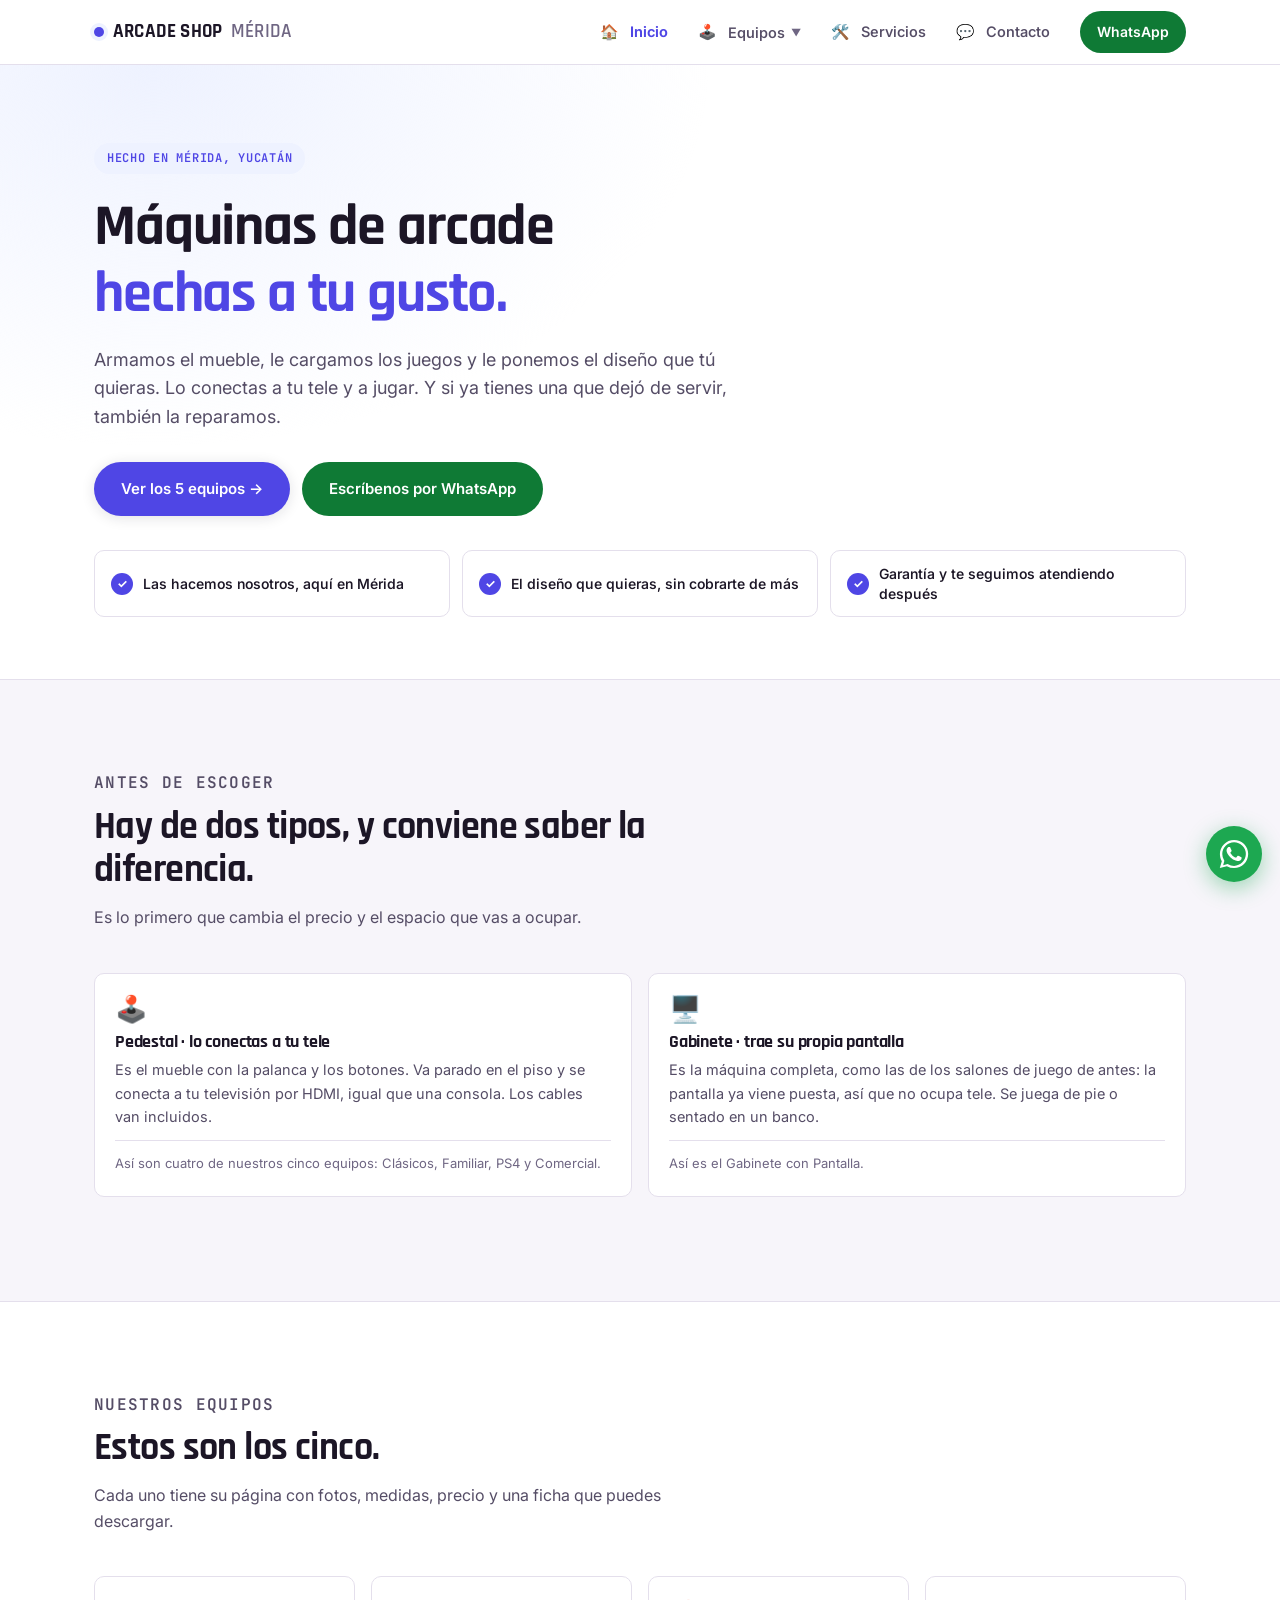
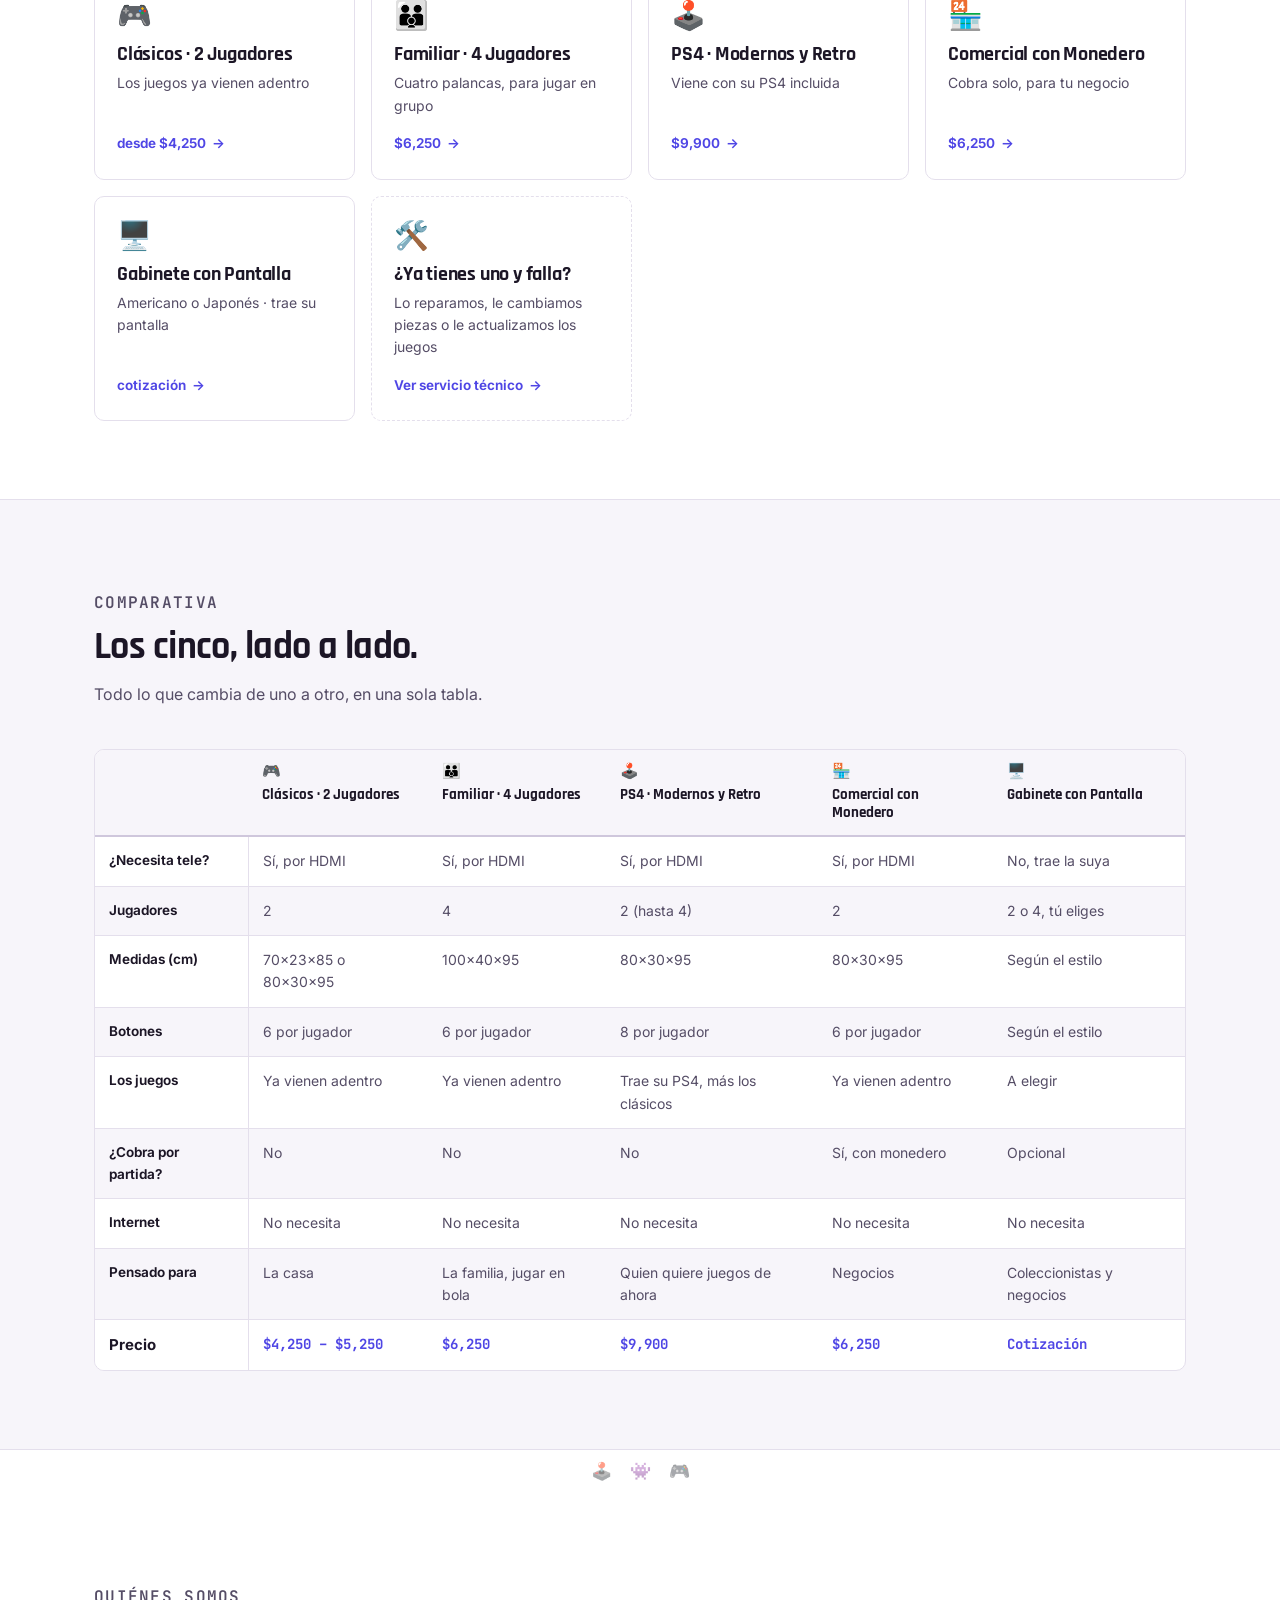
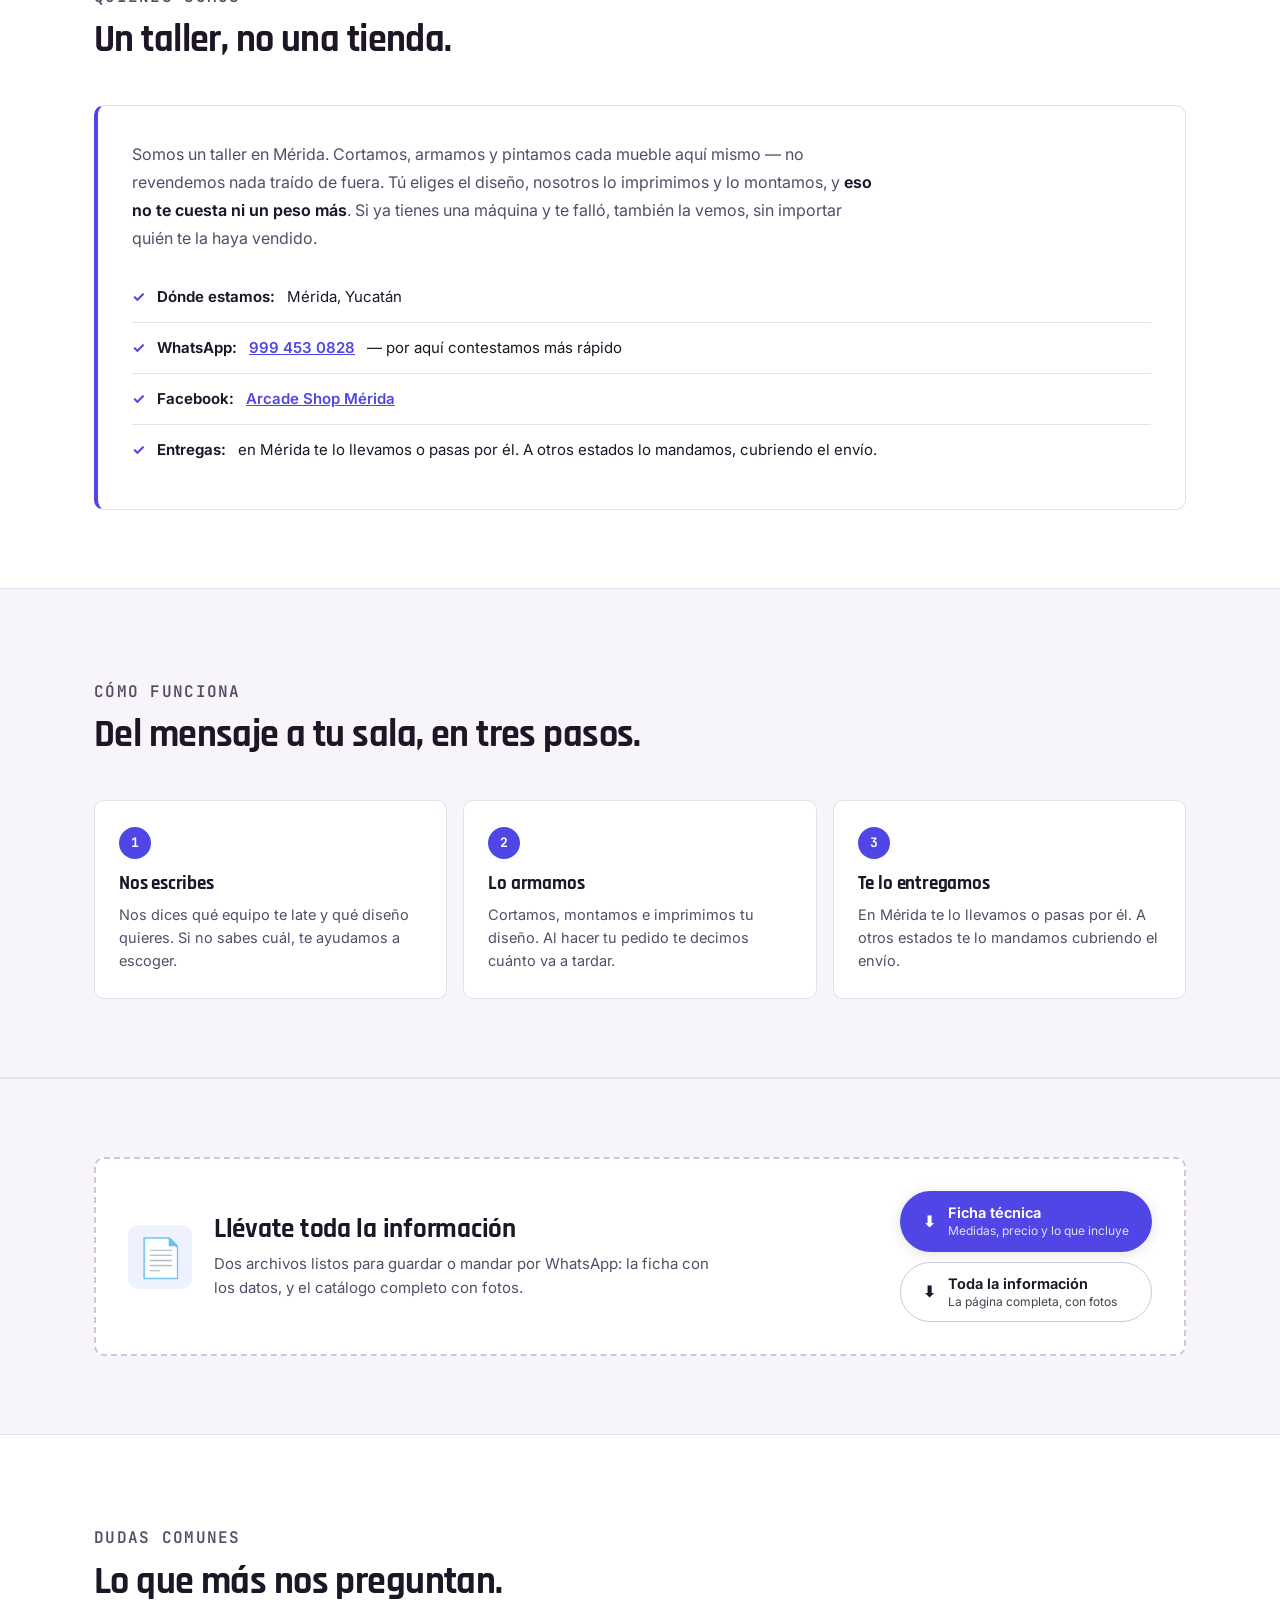
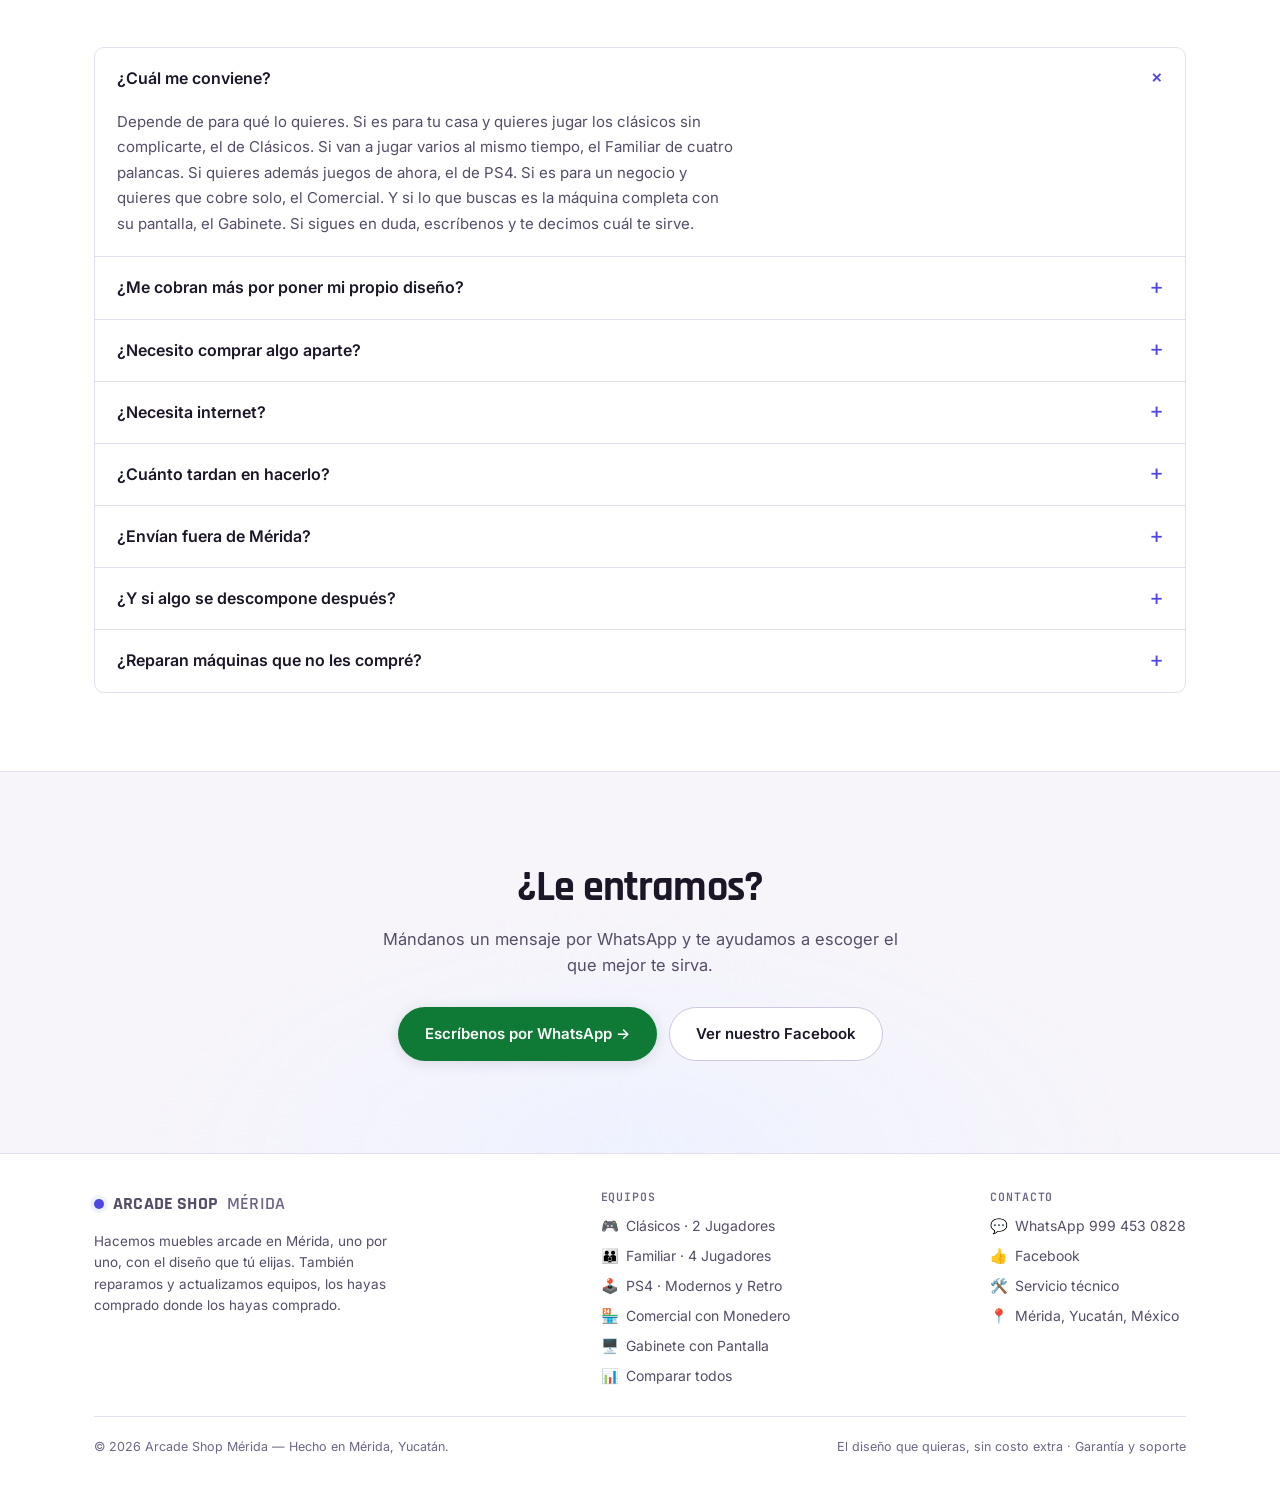
<file: index.html>
<!DOCTYPE html>
<html lang="es">
<head>
<meta charset="UTF-8">
<meta name="viewport" content="width=device-width, initial-scale=1">
<title>Arcade Shop Mérida — Máquinas de Arcade Hechas a tu Gusto</title>
<meta name="description" content="Hacemos muebles arcade en Mérida, Yucatán: pedestales que conectas a tu tele y gabinetes con su propia pantalla. Desde $4,250. El diseño que quieras, sin costo extra. También reparamos.">
<link rel="canonical" href="https://arcadeshopmerida-hub.github.io/ashopmid/">
<meta name="theme-color" content="#4f46e5">

<link rel="icon" type="image/png" sizes="16x16" href="assets/favicon-16.png">
<link rel="icon" type="image/png" sizes="32x32" href="assets/favicon-32.png">
<link rel="icon" type="image/png" sizes="48x48" href="assets/favicon-48.png">
<link rel="apple-touch-icon" sizes="180x180" href="assets/apple-touch-icon.png">

<meta property="og:type" content="website">
<meta property="og:site_name" content="Arcade Shop Mérida">
<meta property="og:title" content="Equipos arcade a tu medida — Arcade Shop Mérida">
<meta property="og:description" content="Cinco modelos hechos en Mérida, desde $4,250. El diseño que quieras, sin cobrarte de más.">
<meta property="og:image" content="https://arcadeshopmerida-hub.github.io/ashopmid/assets/og-index.jpg">
<meta property="og:image:width" content="1200">
<meta property="og:image:height" content="630">
<meta property="og:image:alt" content="Equipos arcade a tu medida — Arcade Shop Mérida — Arcade Shop Mérida">
<meta property="og:url" content="https://arcadeshopmerida-hub.github.io/ashopmid/">
<meta property="og:locale" content="es_MX">
<meta name="twitter:card" content="summary_large_image">
<meta name="twitter:title" content="Equipos arcade a tu medida — Arcade Shop Mérida">
<meta name="twitter:description" content="Cinco modelos hechos en Mérida, desde $4,250. El diseño que quieras, sin cobrarte de más.">
<meta name="twitter:image" content="https://arcadeshopmerida-hub.github.io/ashopmid/assets/og-index.jpg">

<link rel="preconnect" href="https://fonts.googleapis.com">
<link rel="preconnect" href="https://fonts.gstatic.com" crossorigin>
<link rel="stylesheet" href="https://fonts.googleapis.com/css2?family=Rajdhani:wght@600;700&family=Inter:wght@400;500;600&family=JetBrains+Mono:wght@400;600;700&display=swap">
<link rel="stylesheet" href="assets/style.css">
<style>:root{ --accent:#4f46e5; --accent-soft:#eef2ff; }</style>

<script async src="https://www.googletagmanager.com/gtag/js?id=G-NMF139L020"></script>
<script>
  window.dataLayer = window.dataLayer || [];
  function gtag(){dataLayer.push(arguments);}
  gtag('js', new Date());
  gtag('config', 'G-NMF139L020');
</script>
<script type="application/ld+json">
{
  "@context": "https://schema.org",
  "@type": "LocalBusiness",
  "name": "Arcade Shop Mérida",
  "description": "Fabricación de muebles arcade a la medida en Mérida, Yucatán: pedestales que se conectan a la televisión y gabinetes con pantalla incluida. También servicio técnico y mantenimiento de equipos arcade.",
  "url": "https://arcadeshopmerida-hub.github.io/ashopmid/",
  "image": "https://arcadeshopmerida-hub.github.io/ashopmid/assets/og-index.jpg",
  "telephone": "+529994530828",
  "priceRange": "$$",
  "address": {
    "@type": "PostalAddress",
    "addressLocality": "Mérida",
    "addressRegion": "Yucatán",
    "addressCountry": "MX"
  },
  "areaServed": {
    "@type": "City",
    "name": "Mérida"
  },
  "sameAs": [
    "https://www.facebook.com/arcadeShopMerida/",
    "https://wa.me/529994530828"
  ]
}
</script>
<script type="application/ld+json">
{
  "@context": "https://schema.org",
  "@type": "FAQPage",
  "mainEntity": [
    {
      "@type": "Question",
      "name": "¿Cuál me conviene?",
      "acceptedAnswer": {
        "@type": "Answer",
        "text": "Depende de para qué lo quieres. Si es para tu casa y quieres jugar los clásicos sin complicarte, el de Clásicos. Si van a jugar varios al mismo tiempo, el Familiar de cuatro palancas. Si quieres además juegos de ahora, el de PS4. Si es para un negocio y quieres que cobre solo, el Comercial. Y si lo que buscas es la máquina completa con su pantalla, el Gabinete. Si sigues en duda, escríbenos y te decimos cuál te sirve."
      }
    },
    {
      "@type": "Question",
      "name": "¿Me cobran más por poner mi propio diseño?",
      "acceptedAnswer": {
        "@type": "Answer",
        "text": "No. Puedes escoger uno de los que ya tenemos, que son más de veinte, o darnos tu idea, tu foto o el logo de tu negocio. Cuesta lo mismo."
      }
    },
    {
      "@type": "Question",
      "name": "¿Necesito comprar algo aparte?",
      "acceptedAnswer": {
        "@type": "Answer",
        "text": "Los cables van incluidos. Los pedestales sí necesitan una tele, que conectas por HDMI. El Gabinete con Pantalla ya trae la suya."
      }
    },
    {
      "@type": "Question",
      "name": "¿Necesita internet?",
      "acceptedAnswer": {
        "@type": "Answer",
        "text": "No. Los juegos ya están cargados en el equipo. Funciona igual con wifi o sin él."
      }
    },
    {
      "@type": "Question",
      "name": "¿Cuánto tardan en hacerlo?",
      "acceptedAnswer": {
        "@type": "Answer",
        "text": "Te decimos el tiempo exacto cuando haces tu pedido, porque depende del equipo y de cuánto trabajo tengamos en ese momento."
      }
    },
    {
      "@type": "Question",
      "name": "¿Envían fuera de Mérida?",
      "acceptedAnswer": {
        "@type": "Answer",
        "text": "Sí. En Mérida te lo llevamos a tu casa o pasas por él. Si vives en otro estado, te lo mandamos y tú cubres el costo del envío."
      }
    },
    {
      "@type": "Question",
      "name": "¿Y si algo se descompone después?",
      "acceptedAnswer": {
        "@type": "Answer",
        "text": "Todos llevan garantía y no te dejamos solo después de la venta. Nos escribes y lo vemos."
      }
    },
    {
      "@type": "Question",
      "name": "¿Reparan máquinas que no les compré?",
      "acceptedAnswer": {
        "@type": "Answer",
        "text": "Sí, cualquier equipo arcade. No importa dónde lo hayas comprado."
      }
    }
  ]
}
</script>
</head>
<body>
<a class="skip-link" href="#main">Saltar al contenido</a>
<header class="site-header">
  <div class="wrap nav-bar">
    <a class="brand" href="index.html">
      <span class="dot" aria-hidden="true"></span>Arcade Shop <span class="light">Mérida</span>
    </a>

    <button class="nav-toggle" id="nav-toggle" type="button"
            aria-expanded="false" aria-controls="nav-menu" aria-label="Abrir menú de navegación">
      <span class="bars" aria-hidden="true"></span>
    </button>

    <ul class="nav-menu" id="nav-menu">
      <li><a class="nav-link" href="index.html" aria-current="page"><i class="emj" aria-hidden="true">🏠</i>Inicio</a></li>
      <li>
        <button class="nav-link" type="button" aria-haspopup="true"
                aria-expanded="false" aria-controls="menu-equipos">
          <i class="emj" aria-hidden="true">🕹️</i>Equipos <span class="caret" aria-hidden="true">▼</span>
        </button>
        <ul class="dropdown" id="menu-equipos">
          <li class="dropdown-group">Pedestales<span>Los conectas a tu tele</span></li>
          <li><a href="retro-clasicos.html">
            <span class="ic" aria-hidden="true">🎮</span>
            <span class="tx"><b>Clásicos · 2 Jugadores</b><span>Los juegos ya vienen adentro · desde $4,250</span></span>
          </a></li>
          <li><a href="familiar.html">
            <span class="ic" aria-hidden="true">👪</span>
            <span class="tx"><b>Familiar · 4 Jugadores</b><span>Cuatro palancas, para jugar en grupo · $6,250</span></span>
          </a></li>
          <li><a href="arcade-ps4.html">
            <span class="ic" aria-hidden="true">🕹️</span>
            <span class="tx"><b>PS4 · Modernos y Retro</b><span>Viene con su PS4 incluida · $9,900</span></span>
          </a></li>
          <li><a href="comercial.html">
            <span class="ic" aria-hidden="true">🏪</span>
            <span class="tx"><b>Comercial con Monedero</b><span>Cobra solo, para tu negocio · $6,250</span></span>
          </a></li>
          <li class="dropdown-group">Gabinetes<span>Traen su propia pantalla</span></li>
          <li><a href="arcade-clasico-pantalla.html">
            <span class="ic" aria-hidden="true">🖥️</span>
            <span class="tx"><b>Gabinete con Pantalla</b><span>Americano o Japonés · trae su pantalla · cotización</span></span>
          </a></li>
          <li class="dropdown-foot"><a href="index.html#comparar">
            <span class="ic" aria-hidden="true">📊</span>
            <span class="tx"><b>Comparar todos</b><span>Precios y medidas lado a lado</span></span>
          </a></li>
        </ul>
      </li>
      <li><a class="nav-link" href="servicios.html"><i class="emj" aria-hidden="true">🛠️</i>Servicios</a></li>
      <li><a class="nav-link" href="index.html#contacto"><i class="emj" aria-hidden="true">💬</i>Contacto</a></li>
      <li class="only-mobile">
        <a class="nav-cta-mobile" data-wa-location="menu_movil" href="https://wa.me/529994530828"
           target="_blank" rel="noopener">Escríbenos por WhatsApp</a>
      </li>
    </ul>

    <a class="nav-cta" data-wa-location="menu_superior" href="https://wa.me/529994530828" target="_blank" rel="noopener">
      WhatsApp
    </a>
  </div>
</header>
<div class="nav-scrim" id="nav-scrim" hidden></div>

<main id="main">
<header class="hero">
  <div class="wrap">
    <p class="eyebrow">Hecho en Mérida, Yucatán</p>
    <h1>Máquinas de arcade <span class="accent">hechas a tu gusto.</span></h1>
    <p class="sub">Armamos el mueble, le cargamos los juegos y le ponemos el diseño que tú quieras. Lo conectas a tu tele y a jugar. Y si ya tienes una que dejó de servir, también la reparamos.</p>
    <div class="hero-ctas">
      <a class="btn-primary" href="#equipos">Ver los 5 equipos →</a>
      <a class="btn-ghost btn-wa" data-wa-location="hero" href="https://wa.me/529994530828" target="_blank" rel="noopener">Escríbenos por WhatsApp</a>
    </div>
    <div class="hero-badges">
      <div class="hero-badge"><span class="ic" aria-hidden="true">✓</span><span class="label">Las hacemos nosotros, aquí en Mérida</span></div>
      <div class="hero-badge"><span class="ic" aria-hidden="true">✓</span><span class="label">El diseño que quieras, sin cobrarte de más</span></div>
      <div class="hero-badge"><span class="ic" aria-hidden="true">✓</span><span class="label">Garantía y te seguimos atendiendo después</span></div>
    </div>
  </div>
</header>

<section class="section alt" id="tipos">
  <div class="wrap">
    <div class="section-head">
      <p class="section-tag">Antes de escoger</p>
      <h2>Hay de dos tipos, y conviene saber la diferencia.</h2>
      <p>Es lo primero que cambia el precio y el espacio que vas a ocupar.</p>
    </div>
    <div class="tipos">
      <div class="tipo">
        <span class="ic" aria-hidden="true">🕹️</span>
        <h3>Pedestal · lo conectas a tu tele</h3>
        <p>Es el mueble con la palanca y los botones. Va parado en el piso y se conecta a tu televisión por HDMI, igual que una consola. Los cables van incluidos.</p>
        <p class="cuales">Así son cuatro de nuestros cinco equipos: Clásicos, Familiar, PS4 y Comercial.</p>
      </div>
      <div class="tipo">
        <span class="ic" aria-hidden="true">🖥️</span>
        <h3>Gabinete · trae su propia pantalla</h3>
        <p>Es la máquina completa, como las de los salones de juego de antes: la pantalla ya viene puesta, así que no ocupa tele. Se juega de pie o sentado en un banco.</p>
        <p class="cuales">Así es el Gabinete con Pantalla.</p>
      </div>
    </div>
  </div>
</section>

<section class="section" id="equipos">
  <div class="wrap">
    <div class="section-head">
      <p class="section-tag">Nuestros equipos</p>
      <h2>Estos son los cinco.</h2>
      <p>Cada uno tiene su página con fotos, medidas, precio y una ficha que puedes descargar.</p>
    </div>
    <div class="card-grid">
      <a class="card" href="retro-clasicos.html">
        <span class="ic" aria-hidden="true">🎮</span>
        <h3>Clásicos · 2 Jugadores</h3>
        <p>Los juegos ya vienen adentro</p>
        <span class="go">desde $4,250 <span aria-hidden="true">→</span></span>
      </a>
      <a class="card" href="familiar.html">
        <span class="ic" aria-hidden="true">👪</span>
        <h3>Familiar · 4 Jugadores</h3>
        <p>Cuatro palancas, para jugar en grupo</p>
        <span class="go">$6,250 <span aria-hidden="true">→</span></span>
      </a>
      <a class="card" href="arcade-ps4.html">
        <span class="ic" aria-hidden="true">🕹️</span>
        <h3>PS4 · Modernos y Retro</h3>
        <p>Viene con su PS4 incluida</p>
        <span class="go">$9,900 <span aria-hidden="true">→</span></span>
      </a>
      <a class="card" href="comercial.html">
        <span class="ic" aria-hidden="true">🏪</span>
        <h3>Comercial con Monedero</h3>
        <p>Cobra solo, para tu negocio</p>
        <span class="go">$6,250 <span aria-hidden="true">→</span></span>
      </a>
      <a class="card" href="arcade-clasico-pantalla.html">
        <span class="ic" aria-hidden="true">🖥️</span>
        <h3>Gabinete con Pantalla</h3>
        <p>Americano o Japonés · trae su pantalla</p>
        <span class="go">cotización <span aria-hidden="true">→</span></span>
      </a>
      <a class="card card-serv" href="servicios.html">
        <span class="ic" aria-hidden="true">🛠️</span>
        <h3>¿Ya tienes uno y falla?</h3>
        <p>Lo reparamos, le cambiamos piezas o le actualizamos los juegos</p>
        <span class="go">Ver servicio técnico <span aria-hidden="true">→</span></span>
      </a>
    </div>
  </div>
</section>

<section class="section alt" id="comparar">
  <div class="wrap">
    <div class="section-head">
      <p class="section-tag">Comparativa</p>
      <h2>Los cinco, lado a lado.</h2>
      <p>Todo lo que cambia de uno a otro, en una sola tabla.</p>
    </div>
    <div class="table-scroll" tabindex="0" role="region" aria-label="Tabla comparativa de equipos">
      <table class="compare">
        <thead><tr><th scope="col"><span class="sr">Característica</span></th><th scope="col"><a href="retro-clasicos.html">🎮<span>Clásicos · 2 Jugadores</span></a></th><th scope="col"><a href="familiar.html">👪<span>Familiar · 4 Jugadores</span></a></th><th scope="col"><a href="arcade-ps4.html">🕹️<span>PS4 · Modernos y Retro</span></a></th><th scope="col"><a href="comercial.html">🏪<span>Comercial con Monedero</span></a></th><th scope="col"><a href="arcade-clasico-pantalla.html">🖥️<span>Gabinete con Pantalla</span></a></th></tr></thead>
        <tbody>
        <tr><th scope="row">¿Necesita tele?</th><td>Sí, por HDMI</td><td>Sí, por HDMI</td><td>Sí, por HDMI</td><td>Sí, por HDMI</td><td>No, trae la suya</td></tr>
        <tr><th scope="row">Jugadores</th><td>2</td><td>4</td><td>2 (hasta 4)</td><td>2</td><td>2 o 4, tú eliges</td></tr>
        <tr><th scope="row">Medidas (cm)</th><td>70×23×85 o 80×30×95</td><td>100×40×95</td><td>80×30×95</td><td>80×30×95</td><td>Según el estilo</td></tr>
        <tr><th scope="row">Botones</th><td>6 por jugador</td><td>6 por jugador</td><td>8 por jugador</td><td>6 por jugador</td><td>Según el estilo</td></tr>
        <tr><th scope="row">Los juegos</th><td>Ya vienen adentro</td><td>Ya vienen adentro</td><td>Trae su PS4, más los clásicos</td><td>Ya vienen adentro</td><td>A elegir</td></tr>
        <tr><th scope="row">¿Cobra por partida?</th><td>No</td><td>No</td><td>No</td><td>Sí, con monedero</td><td>Opcional</td></tr>
        <tr><th scope="row">Internet</th><td>No necesita</td><td>No necesita</td><td>No necesita</td><td>No necesita</td><td>No necesita</td></tr>
        <tr><th scope="row">Pensado para</th><td>La casa</td><td>La familia, jugar en bola</td><td>Quien quiere juegos de ahora</td><td>Negocios</td><td>Coleccionistas y negocios</td></tr>
        <tr class="row-precio"><th scope="row">Precio</th><td>$4,250 – $5,250</td><td>$6,250</td><td>$9,900</td><td>$6,250</td><td>Cotización</td></tr>
        </tbody>
      </table>
    </div>
    <p class="table-hint">Desliza la tabla hacia los lados para ver todos los equipos.</p>
  </div>
</section>

<div class="divider" aria-hidden="true"><span class="em">🕹️</span><span class="em">👾</span><span class="em">🎮</span></div>

<section class="section" id="quienes-somos">
  <div class="wrap">
    <div class="section-head">
      <p class="section-tag">Quiénes somos</p>
      <h2>Un taller, no una tienda.</h2>
    </div>
    <div class="panel">
      <p class="lead">Somos un taller en Mérida. Cortamos, armamos y pintamos cada mueble aquí mismo — no revendemos nada traído de fuera. Tú eliges el diseño, nosotros lo imprimimos y lo montamos, y <strong>eso no te cuesta ni un peso más</strong>. Si ya tienes una máquina y te falló, también la vemos, sin importar quién te la haya vendido.</p>
      <ul class="check-list">
        <li><span class="chk" aria-hidden="true">✓</span> <strong>Dónde estamos:</strong> Mérida, Yucatán</li>
        <li><span class="chk" aria-hidden="true">✓</span> <strong>WhatsApp:</strong> <a data-wa-location="quienes_somos" href="https://wa.me/529994530828" target="_blank" rel="noopener">999 453 0828</a> — por aquí contestamos más rápido</li>
        <li><span class="chk" aria-hidden="true">✓</span> <strong>Facebook:</strong> <a href="https://www.facebook.com/arcadeShopMerida/" target="_blank" rel="noopener">Arcade Shop Mérida</a></li>
        <li><span class="chk" aria-hidden="true">✓</span> <strong>Entregas:</strong> en Mérida te lo llevamos o pasas por él. A otros estados lo mandamos, cubriendo el envío.</li>
      </ul>
    </div>
  </div>
</section>

<section class="section alt" id="proceso">
  <div class="wrap">
    <div class="section-head">
      <p class="section-tag">Cómo funciona</p>
      <h2>Del mensaje a tu sala, en tres pasos.</h2>
    </div>
    <div class="process-grid">
      <div class="process-step"><div class="num">1</div><h3>Nos escribes</h3><p>Nos dices qué equipo te late y qué diseño quieres. Si no sabes cuál, te ayudamos a escoger.</p></div>
      <div class="process-step"><div class="num">2</div><h3>Lo armamos</h3><p>Cortamos, montamos e imprimimos tu diseño. Al hacer tu pedido te decimos cuánto va a tardar.</p></div>
      <div class="process-step"><div class="num">3</div><h3>Te lo entregamos</h3><p>En Mérida te lo llevamos o pasas por él. A otros estados te lo mandamos cubriendo el envío.</p></div>
    </div>
  </div>
</section>

<section class="section alt" id="descargas">
  <div class="wrap">
    <div class="pdf-cta">
      <div class="pdf-icon" aria-hidden="true">📄</div>
      <div class="pdf-txt">
        <h2>Llévate toda la información</h2>
        <p>Dos archivos listos para guardar o mandar por WhatsApp: la ficha con los datos, y el catálogo completo con fotos.</p>
      </div>
      <div class="pdf-btns">
        <a class="btn-primary pdf-btn" href="pdf/Arcade-Shop-Merida-Catalogo-de-Equipos-Ficha-Tecnica.pdf" download
           data-descarga="ficha_Catalogo-de-Equipos">
          <span aria-hidden="true">⬇</span>
          <span class="bt"><b>Ficha técnica</b><em>Medidas, precio y lo que incluye</em></span>
        </a>
        <a class="btn-ghost pdf-btn" href="pdf/Arcade-Shop-Merida-Catalogo-de-Equipos.pdf" download
           data-descarga="completo_Catalogo-de-Equipos">
          <span aria-hidden="true">⬇</span>
          <span class="bt"><b>Toda la información</b><em>La página completa, con fotos</em></span>
        </a>
      </div>
    </div>
  </div>
</section>

<section class="section" id="faq">
  <div class="wrap">
    <div class="section-head">
      <p class="section-tag">Dudas comunes</p>
      <h2>Lo que más nos preguntan.</h2>
    </div>
    <div class="faq">
      <details class="faq-item" open>
        <summary>¿Cuál me conviene?</summary>
        <div class="answer">Depende de para qué lo quieres. Si es para tu casa y quieres jugar los clásicos sin complicarte, el de Clásicos. Si van a jugar varios al mismo tiempo, el Familiar de cuatro palancas. Si quieres además juegos de ahora, el de PS4. Si es para un negocio y quieres que cobre solo, el Comercial. Y si lo que buscas es la máquina completa con su pantalla, el Gabinete. Si sigues en duda, escríbenos y te decimos cuál te sirve.</div>
      </details>
      <details class="faq-item">
        <summary>¿Me cobran más por poner mi propio diseño?</summary>
        <div class="answer">No. Puedes escoger uno de los que ya tenemos, que son más de veinte, o darnos tu idea, tu foto o el logo de tu negocio. Cuesta lo mismo.</div>
      </details>
      <details class="faq-item">
        <summary>¿Necesito comprar algo aparte?</summary>
        <div class="answer">Los cables van incluidos. Los pedestales sí necesitan una tele, que conectas por HDMI. El Gabinete con Pantalla ya trae la suya.</div>
      </details>
      <details class="faq-item">
        <summary>¿Necesita internet?</summary>
        <div class="answer">No. Los juegos ya están cargados en el equipo. Funciona igual con wifi o sin él.</div>
      </details>
      <details class="faq-item">
        <summary>¿Cuánto tardan en hacerlo?</summary>
        <div class="answer">Te decimos el tiempo exacto cuando haces tu pedido, porque depende del equipo y de cuánto trabajo tengamos en ese momento.</div>
      </details>
      <details class="faq-item">
        <summary>¿Envían fuera de Mérida?</summary>
        <div class="answer">Sí. En Mérida te lo llevamos a tu casa o pasas por él. Si vives en otro estado, te lo mandamos y tú cubres el costo del envío.</div>
      </details>
      <details class="faq-item">
        <summary>¿Y si algo se descompone después?</summary>
        <div class="answer">Todos llevan garantía y no te dejamos solo después de la venta. Nos escribes y lo vemos.</div>
      </details>
      <details class="faq-item">
        <summary>¿Reparan máquinas que no les compré?</summary>
        <div class="answer">Sí, cualquier equipo arcade. No importa dónde lo hayas comprado.</div>
      </details>
    </div>
  </div>
</section>

<section class="final-cta" id="contacto">
  <div class="wrap">
    <h2>¿Le entramos?</h2>
    <p>Mándanos un mensaje por WhatsApp y te ayudamos a escoger el que mejor te sirva.</p>
    <div class="final-ctas">
      <a class="btn-primary btn-wa" data-wa-location="cta_final" href="https://wa.me/529994530828?text=Hola%2C%20quiero%20informaci%C3%B3n%20sobre%20sus%20equipos%20arcade"
         target="_blank" rel="noopener">Escríbenos por WhatsApp →</a>
      <a class="btn-ghost" href="https://www.facebook.com/arcadeShopMerida/" target="_blank" rel="noopener">Ver nuestro Facebook</a>
    </div>
  </div>
</section>

<script type="application/json" id="ficha">{"accent": "#4f46e5", "nombre": "Catálogo de equipos arcade", "resumen": "Hacemos muebles arcade en Mérida, uno por uno, con el diseño que tú elijas. Cuatro modelos son pedestales que se conectan a tu tele por HDMI, y uno es un gabinete que trae su propia pantalla. Todos llevan garantía y el diseño personalizado no cuesta extra.", "precios": [{"etiqueta": "Clásicos · 2 jugadores, tamaño Normal (70×23×85 cm)", "precio": "$4,250 MXN"}, {"etiqueta": "Clásicos · 2 jugadores, tamaño XL (80×30×95 cm)", "precio": "$5,250 MXN"}, {"etiqueta": "Familiar · 4 jugadores (100×40×95 cm)", "precio": "$6,250 MXN"}, {"etiqueta": "Comercial con monedero (80×30×95 cm)", "precio": "$6,250 MXN"}, {"etiqueta": "PS4 · Modernos y Retro, con su PS4 (80×30×95 cm)", "precio": "$9,900 MXN"}, {"etiqueta": "Gabinete con Pantalla · Americano o Japonés", "precio": "Cotización"}], "specs": [{"valor": "Clásicos · 2 Jugadores", "detalle": "Pedestal · los juegos ya vienen adentro · Normal o XL"}, {"valor": "Familiar · 4 Jugadores", "detalle": "Pedestal · cuatro palancas · 100×40×95 cm"}, {"valor": "PS4 · Modernos y Retro", "detalle": "Pedestal · viene con su PS4 · tamaño XL"}, {"valor": "Comercial con Monedero", "detalle": "Pedestal · cobra solo · acepta $1, $2, $5 y $10"}, {"valor": "Gabinete con Pantalla", "detalle": "Trae su pantalla · Americano o Japonés"}, {"valor": "Servicio técnico", "detalle": "Reparación de cualquier equipo arcade"}], "incluye": ["El diseño que tú quieras, del catálogo o con tu propia idea, sin costo extra.", "Impresión en alta definición con laminado que la protege del uso diario.", "Mueble armado por nosotros aquí en Mérida, no revendido.", "Los cables van incluidos. Los pedestales se conectan a tu tele por HDMI.", "No necesita internet: los juegos ya están cargados.", "Garantía y soporte después de la venta.", "Entrega en Mérida, o envío a otros estados cubriendo el costo."], "fotos": ["assets/gallery/retro/foto-01.jpg", "assets/gallery/familiar/foto-01.jpg", "assets/gallery/ps4/foto-01.jpg", "assets/gallery/comercial/foto-01.jpg", "assets/gallery/arcade-pantalla/foto-01.jpg", "assets/gallery/retro/foto-02.jpg"]}</script>
</main>

<footer class="site-footer">
  <div class="wrap">
    <div class="footer-inner">
      <div class="footer-col footer-brand">
        <a class="brand" href="index.html"><span class="dot" aria-hidden="true"></span>Arcade Shop <span class="light">Mérida</span></a>
        <p>Hacemos muebles arcade en Mérida, uno por uno, con el diseño que tú elijas. También reparamos y actualizamos equipos, los hayas comprado donde los hayas comprado.</p>
      </div>
      <div class="footer-col">
        <h4>Equipos</h4>
        <ul>
          <li><a href="retro-clasicos.html"><i class="emj" aria-hidden="true">🎮</i>Clásicos · 2 Jugadores</a></li>
          <li><a href="familiar.html"><i class="emj" aria-hidden="true">👪</i>Familiar · 4 Jugadores</a></li>
          <li><a href="arcade-ps4.html"><i class="emj" aria-hidden="true">🕹️</i>PS4 · Modernos y Retro</a></li>
          <li><a href="comercial.html"><i class="emj" aria-hidden="true">🏪</i>Comercial con Monedero</a></li>
          <li><a href="arcade-clasico-pantalla.html"><i class="emj" aria-hidden="true">🖥️</i>Gabinete con Pantalla</a></li>
          <li><a href="index.html#comparar"><i class="emj" aria-hidden="true">📊</i>Comparar todos</a></li>
        </ul>
      </div>
      <div class="footer-col">
        <h4>Contacto</h4>
        <ul>
          <li><a data-wa-location="footer" href="https://wa.me/529994530828" target="_blank" rel="noopener"><i class="emj" aria-hidden="true">💬</i>WhatsApp 999 453 0828</a></li>
          <li><a href="https://www.facebook.com/arcadeShopMerida/" target="_blank" rel="noopener"><i class="emj" aria-hidden="true">👍</i>Facebook</a></li>
          <li><a href="servicios.html"><i class="emj" aria-hidden="true">🛠️</i>Servicio técnico</a></li>
          <li><i class="emj" aria-hidden="true">📍</i>Mérida, Yucatán, México</li>
        </ul>
      </div>
    </div>
    <div class="footer-bottom">
      <span>© 2026 Arcade Shop Mérida — Hecho en Mérida, Yucatán.</span>
      <span>El diseño que quieras, sin costo extra · Garantía y soporte</span>
    </div>
  </div>
</footer>

<a class="wa-float" data-wa-location="boton_flotante" href="https://wa.me/529994530828" target="_blank"
   rel="noopener" aria-label="Escríbenos por WhatsApp">
  <svg viewBox="0 0 24 24" aria-hidden="true"><path d="M17.47 14.38c-.3-.15-1.75-.86-2.02-.96-.27-.1-.47-.15-.67.15-.2.3-.77.96-.94 1.16-.17.2-.35.22-.64.07-.3-.15-1.25-.46-2.38-1.47-.88-.78-1.47-1.75-1.65-2.05-.17-.3-.02-.46.13-.6.13-.13.3-.35.45-.52.15-.17.2-.3.3-.5.1-.2.05-.37-.02-.52-.08-.15-.67-1.6-.92-2.2-.24-.58-.49-.5-.67-.51h-.57c-.2 0-.52.07-.8.37-.27.3-1.04 1.02-1.04 2.48 0 1.46 1.07 2.88 1.22 3.07.15.2 2.1 3.2 5.08 4.49.71.3 1.26.49 1.69.63.71.22 1.36.19 1.87.12.57-.09 1.75-.72 2-1.41.25-.7.25-1.29.17-1.41-.07-.13-.27-.2-.57-.35zM12.04 21.5h-.01a9.4 9.4 0 0 1-4.79-1.31l-.34-.2-3.56.93.95-3.47-.22-.36a9.37 9.37 0 0 1-1.44-5.01c0-5.19 4.23-9.41 9.42-9.41 2.51 0 4.88.98 6.66 2.76a9.35 9.35 0 0 1 2.76 6.66c0 5.19-4.23 9.41-9.43 9.41zm8.02-17.43A11.32 11.32 0 0 0 12.04.75C5.8.75.73 5.82.73 12.06c0 1.99.52 3.94 1.51 5.65L.64 23.25l5.68-1.49a11.28 11.28 0 0 0 5.72 1.53h.01c6.23 0 11.3-5.07 11.3-11.31 0-3.02-1.18-5.86-3.29-8z"/></svg>
</a>

<script src="assets/site.js" defer></script>
</body>
</html>
</file>
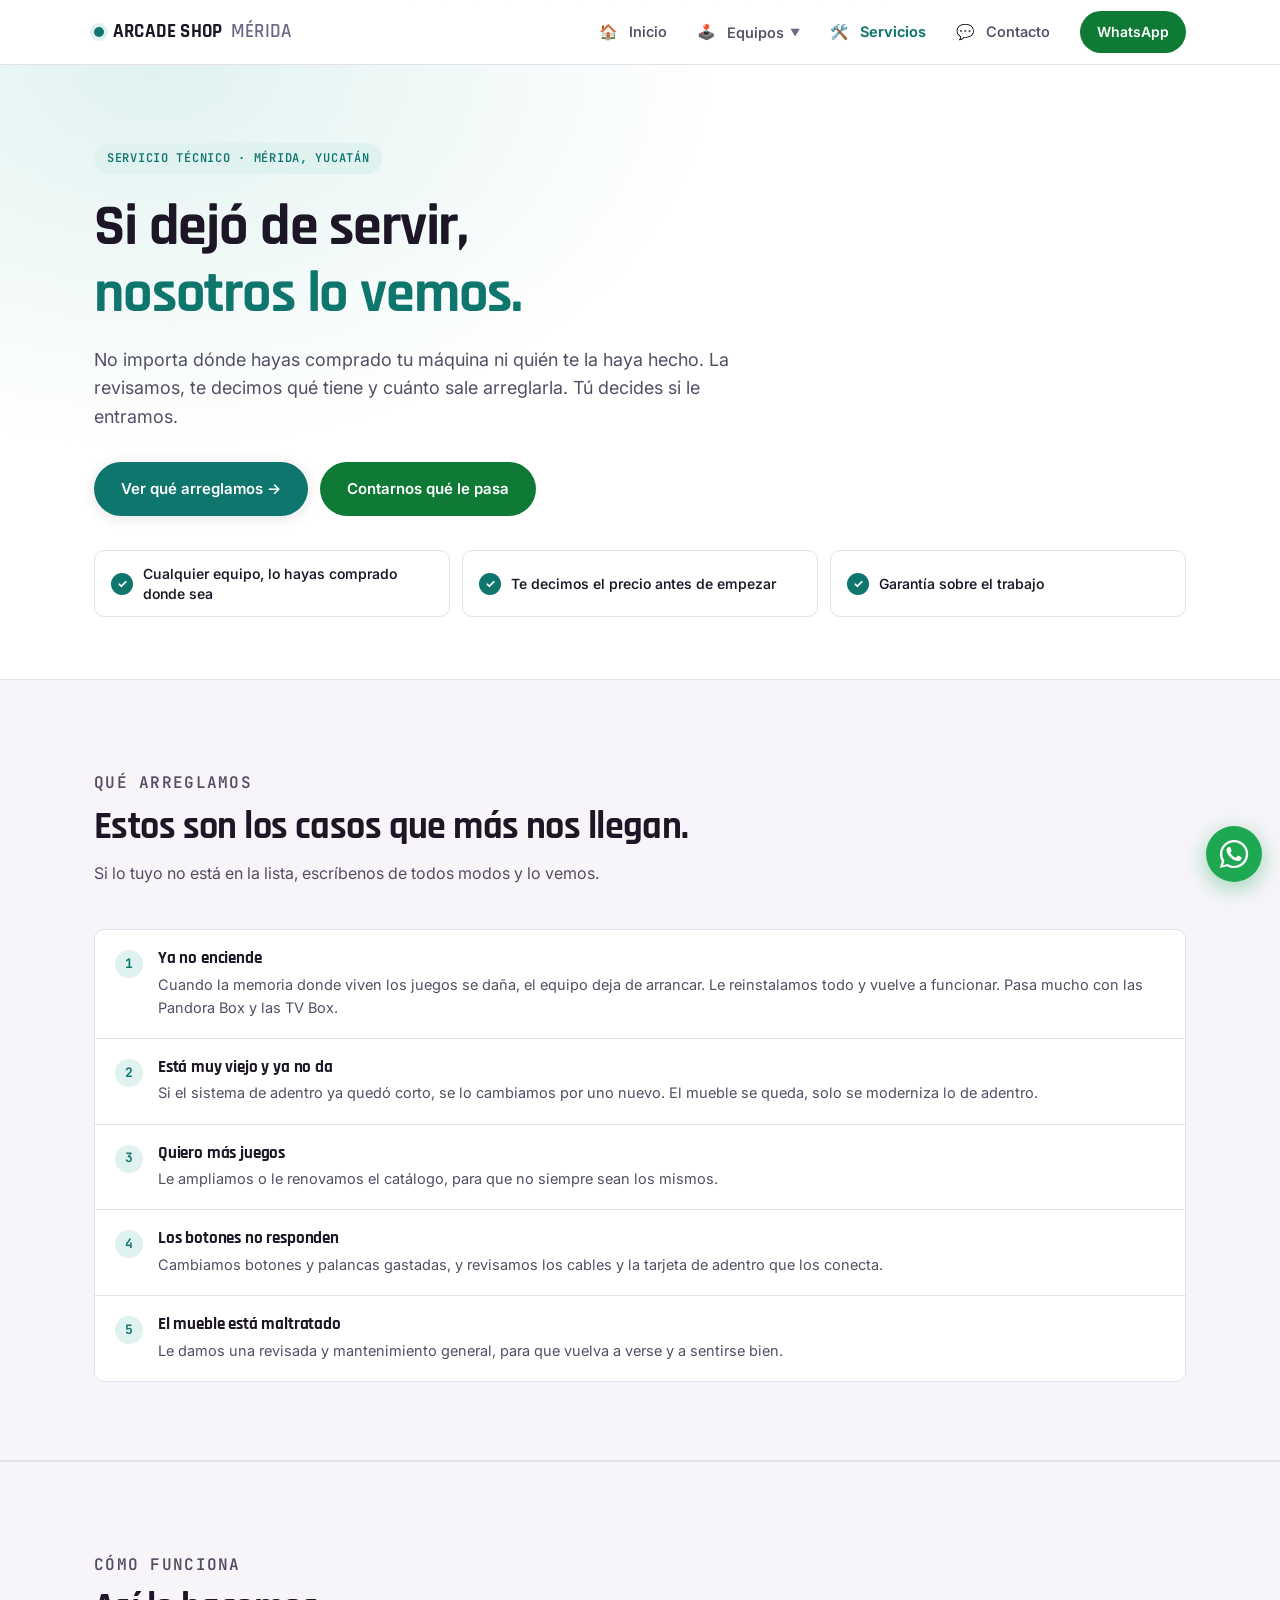
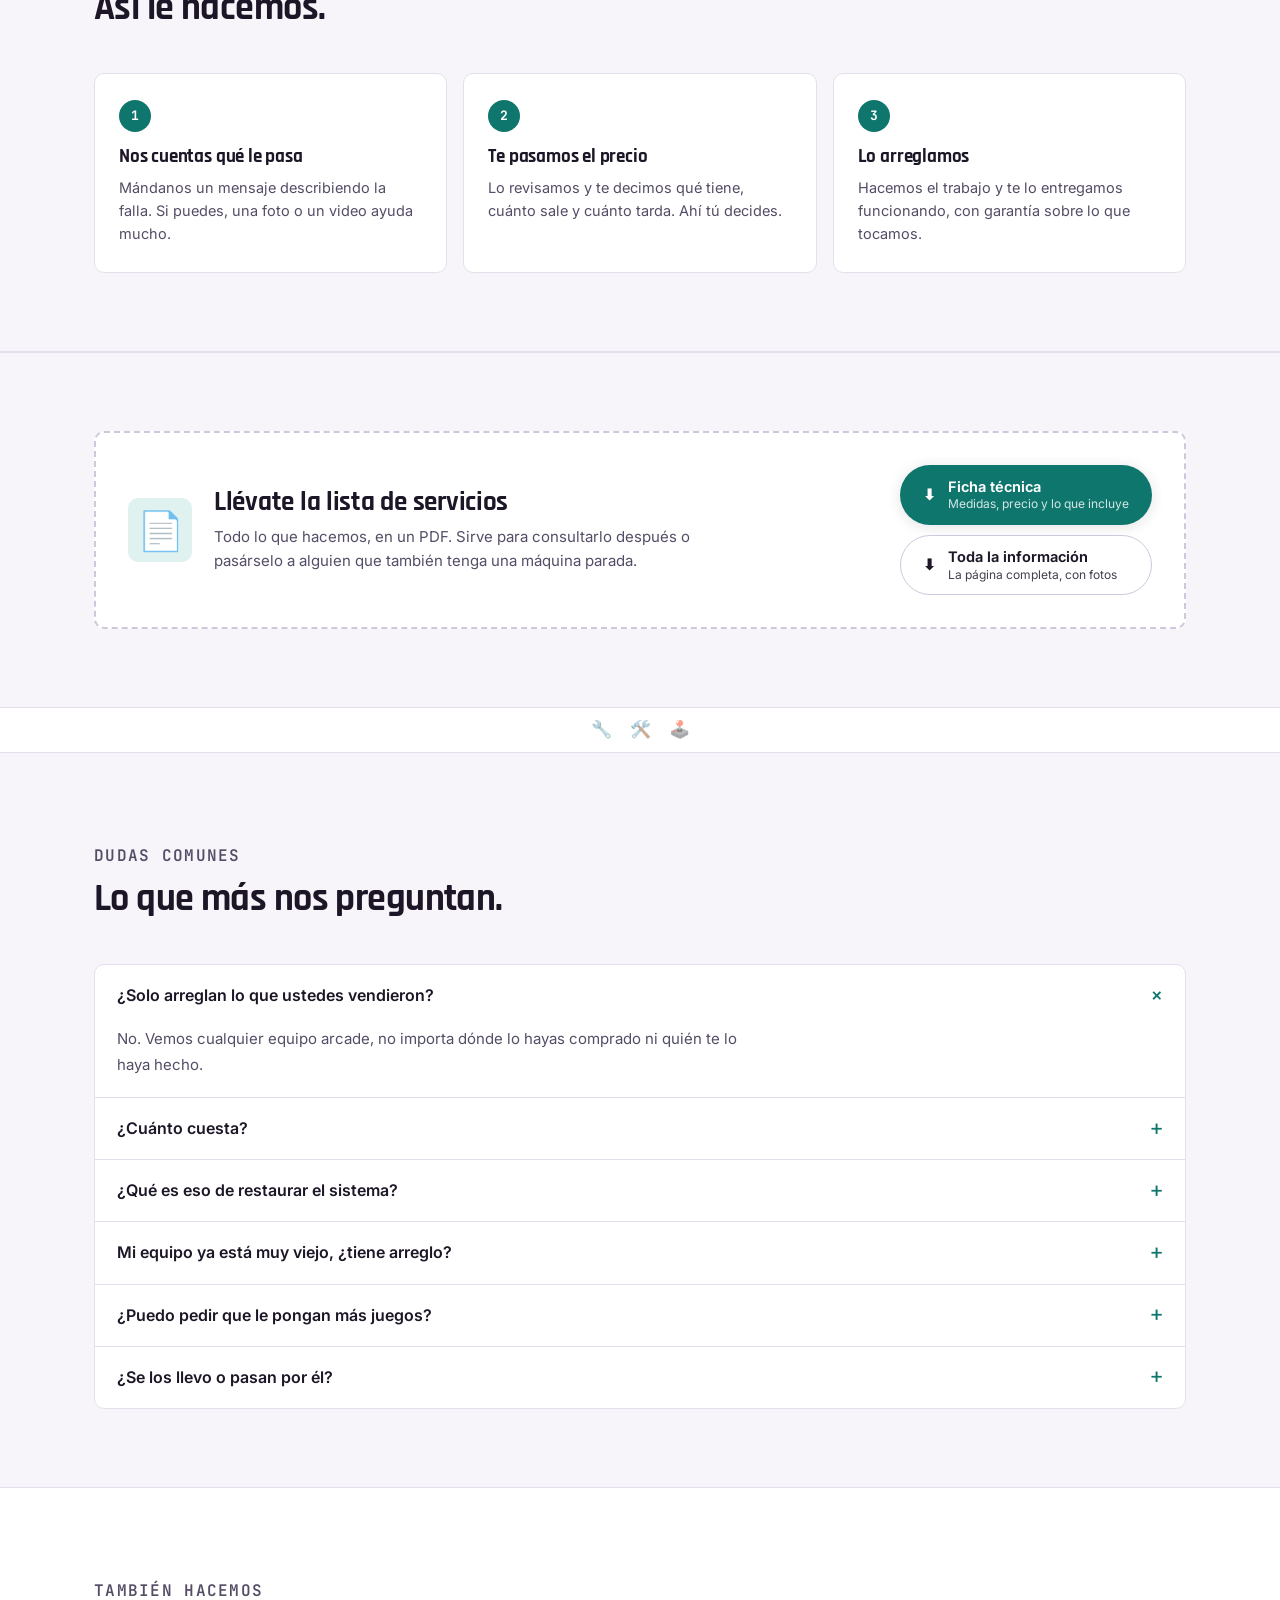
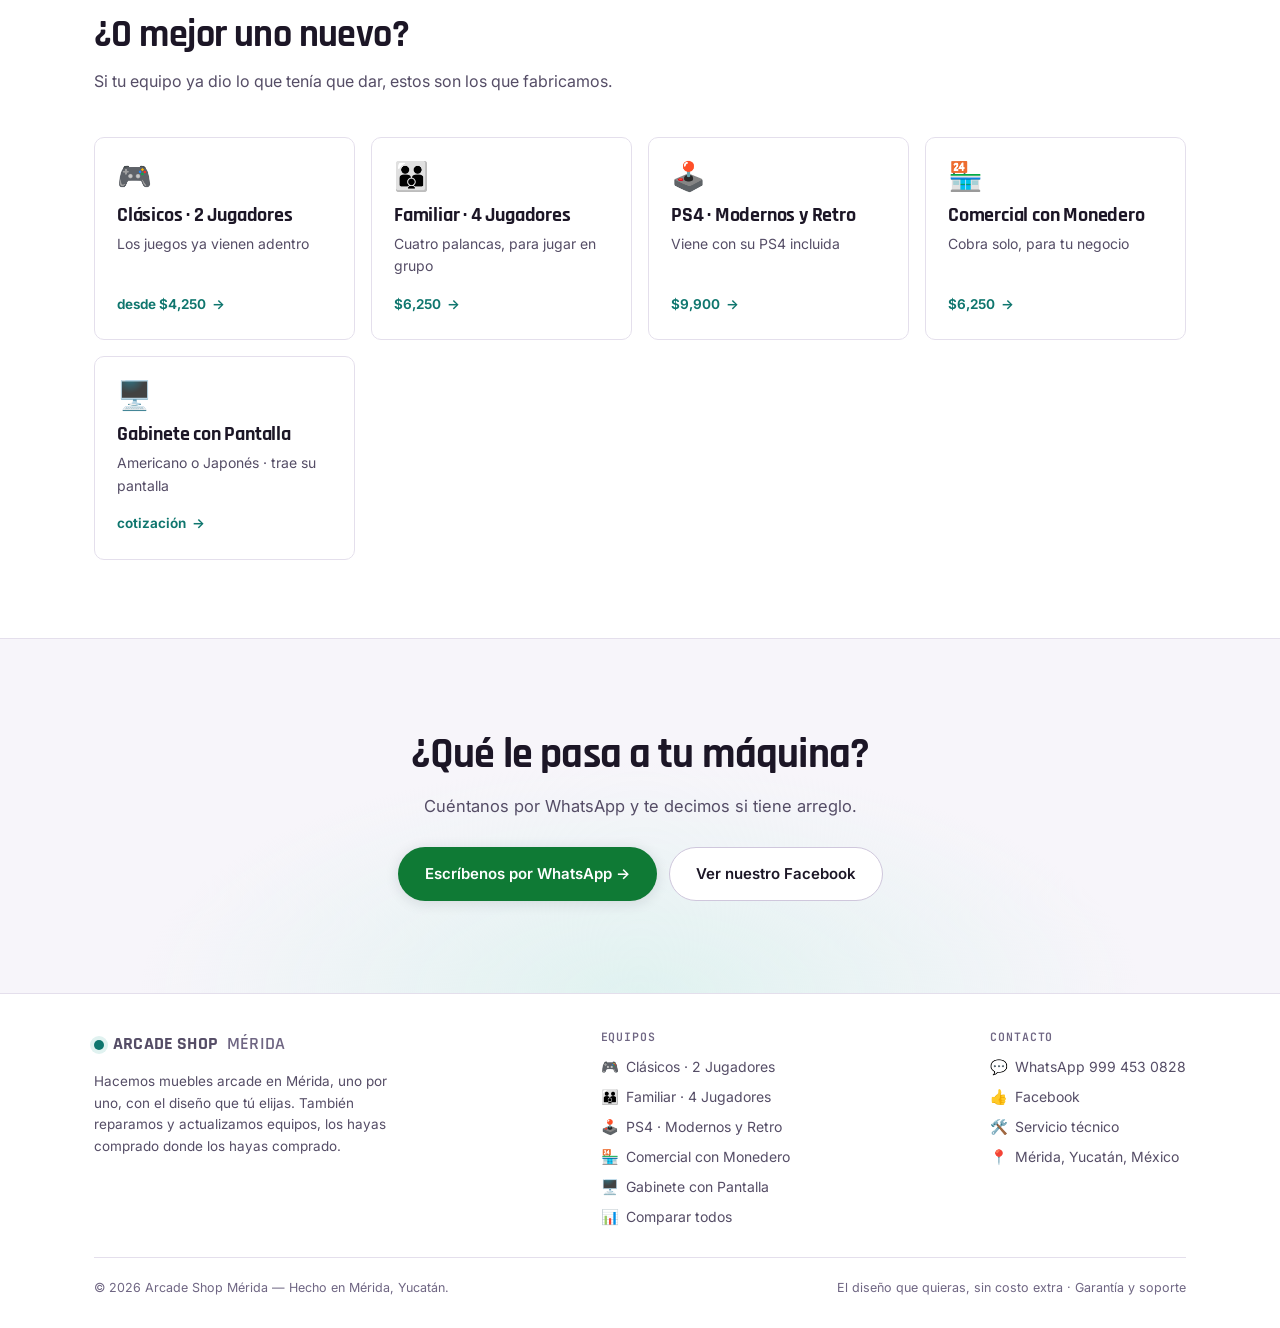
<file: servicios.html>
<!DOCTYPE html>
<html lang="es">
<head>
<meta charset="UTF-8">
<meta name="viewport" content="width=device-width, initial-scale=1">
<title>Reparación y Mantenimiento de Máquinas Arcade en Mérida — Arcade Shop</title>
<meta name="description" content="Reparamos, damos mantenimiento y actualizamos máquinas arcade en Mérida, Yucatán. Restauración de sistema Pandora Box y TV Box, cambio de botones, palancas y encoders. Cualquier equipo, lo hayas comprado donde sea.">
<link rel="canonical" href="https://arcadeshopmerida-hub.github.io/ashopmid/servicios.html">
<meta name="theme-color" content="#0f766e">

<link rel="icon" type="image/png" sizes="16x16" href="assets/favicon-16.png">
<link rel="icon" type="image/png" sizes="32x32" href="assets/favicon-32.png">
<link rel="icon" type="image/png" sizes="48x48" href="assets/favicon-48.png">
<link rel="apple-touch-icon" sizes="180x180" href="assets/apple-touch-icon.png">

<meta property="og:type" content="website">
<meta property="og:site_name" content="Arcade Shop Mérida">
<meta property="og:title" content="Servicio técnico para tu arcade">
<meta property="og:description" content="Reparación, mantenimiento y actualización. Cualquier equipo, lo hayas comprado donde sea.">
<meta property="og:image" content="https://arcadeshopmerida-hub.github.io/ashopmid/assets/og-servicios.jpg">
<meta property="og:image:width" content="1200">
<meta property="og:image:height" content="630">
<meta property="og:image:alt" content="Servicio técnico para tu arcade — Arcade Shop Mérida">
<meta property="og:url" content="https://arcadeshopmerida-hub.github.io/ashopmid/servicios.html">
<meta property="og:locale" content="es_MX">
<meta name="twitter:card" content="summary_large_image">
<meta name="twitter:title" content="Servicio técnico para tu arcade">
<meta name="twitter:description" content="Reparación, mantenimiento y actualización. Cualquier equipo, lo hayas comprado donde sea.">
<meta name="twitter:image" content="https://arcadeshopmerida-hub.github.io/ashopmid/assets/og-servicios.jpg">

<link rel="preconnect" href="https://fonts.googleapis.com">
<link rel="preconnect" href="https://fonts.gstatic.com" crossorigin>
<link rel="stylesheet" href="https://fonts.googleapis.com/css2?family=Rajdhani:wght@600;700&family=Inter:wght@400;500;600&family=JetBrains+Mono:wght@400;600;700&display=swap">
<link rel="stylesheet" href="assets/style.css">
<style>:root{ --accent:#0f766e; --accent-soft:#e0f2f0; }</style>

<script async src="https://www.googletagmanager.com/gtag/js?id=G-NMF139L020"></script>
<script>
  window.dataLayer = window.dataLayer || [];
  function gtag(){dataLayer.push(arguments);}
  gtag('js', new Date());
  gtag('config', 'G-NMF139L020');
</script>
<script type="application/ld+json">
{
  "@context": "https://schema.org",
  "@type": "Service",
  "name": "Reparación y mantenimiento de máquinas arcade",
  "description": "Servicio técnico para equipos arcade en Mérida: restauración de sistema en Pandora Box y TV Box, cambio de sistema obsoleto, ampliación del catálogo de juegos, reparación de botones, palancas, encoders y cableado, y mantenimiento del mueble.",
  "image": "https://arcadeshopmerida-hub.github.io/ashopmid/assets/og-servicios.jpg",
  "provider": {
    "@type": "LocalBusiness",
    "name": "Arcade Shop Mérida",
    "telephone": "+529994530828",
    "address": {
      "@type": "PostalAddress",
      "addressLocality": "Mérida",
      "addressRegion": "Yucatán",
      "addressCountry": "MX"
    }
  },
  "areaServed": {
    "@type": "City",
    "name": "Mérida"
  }
}
</script>
<script type="application/ld+json">
{
  "@context": "https://schema.org",
  "@type": "FAQPage",
  "mainEntity": [
    {
      "@type": "Question",
      "name": "¿Solo arreglan lo que ustedes vendieron?",
      "acceptedAnswer": {
        "@type": "Answer",
        "text": "No. Vemos cualquier equipo arcade, no importa dónde lo hayas comprado ni quién te lo haya hecho."
      }
    },
    {
      "@type": "Question",
      "name": "¿Cuánto cuesta?",
      "acceptedAnswer": {
        "@type": "Answer",
        "text": "Depende de qué tenga. Lo revisamos, te decimos qué se le puede hacer y cuánto sale, y tú decides."
      }
    },
    {
      "@type": "Question",
      "name": "¿Qué es eso de restaurar el sistema?",
      "acceptedAnswer": {
        "@type": "Answer",
        "text": "Es cuando la memoria de tu equipo (la tarjetita donde viven los juegos) se daña y ya no arranca. Le volvemos a instalar todo para que encienda como antes."
      }
    },
    {
      "@type": "Question",
      "name": "Mi equipo ya está muy viejo, ¿tiene arreglo?",
      "acceptedAnswer": {
        "@type": "Answer",
        "text": "Casi siempre sí. Y si de plano el sistema ya no da, se lo cambiamos por uno nuevo y el mueble se sigue usando."
      }
    },
    {
      "@type": "Question",
      "name": "¿Puedo pedir que le pongan más juegos?",
      "acceptedAnswer": {
        "@type": "Answer",
        "text": "Sí. Le ampliamos o le renovamos el catálogo."
      }
    },
    {
      "@type": "Question",
      "name": "¿Se los llevo o pasan por él?",
      "acceptedAnswer": {
        "@type": "Answer",
        "text": "Lo vemos según dónde estés en Mérida. Escríbenos y acomodamos."
      }
    }
  ]
}
</script>
</head>
<body>
<a class="skip-link" href="#main">Saltar al contenido</a>
<header class="site-header">
  <div class="wrap nav-bar">
    <a class="brand" href="index.html">
      <span class="dot" aria-hidden="true"></span>Arcade Shop <span class="light">Mérida</span>
    </a>

    <button class="nav-toggle" id="nav-toggle" type="button"
            aria-expanded="false" aria-controls="nav-menu" aria-label="Abrir menú de navegación">
      <span class="bars" aria-hidden="true"></span>
    </button>

    <ul class="nav-menu" id="nav-menu">
      <li><a class="nav-link" href="index.html"><i class="emj" aria-hidden="true">🏠</i>Inicio</a></li>
      <li>
        <button class="nav-link" type="button" aria-haspopup="true"
                aria-expanded="false" aria-controls="menu-equipos">
          <i class="emj" aria-hidden="true">🕹️</i>Equipos <span class="caret" aria-hidden="true">▼</span>
        </button>
        <ul class="dropdown" id="menu-equipos">
          <li class="dropdown-group">Pedestales<span>Los conectas a tu tele</span></li>
          <li><a href="retro-clasicos.html">
            <span class="ic" aria-hidden="true">🎮</span>
            <span class="tx"><b>Clásicos · 2 Jugadores</b><span>Los juegos ya vienen adentro · desde $4,250</span></span>
          </a></li>
          <li><a href="familiar.html">
            <span class="ic" aria-hidden="true">👪</span>
            <span class="tx"><b>Familiar · 4 Jugadores</b><span>Cuatro palancas, para jugar en grupo · $6,250</span></span>
          </a></li>
          <li><a href="arcade-ps4.html">
            <span class="ic" aria-hidden="true">🕹️</span>
            <span class="tx"><b>PS4 · Modernos y Retro</b><span>Viene con su PS4 incluida · $9,900</span></span>
          </a></li>
          <li><a href="comercial.html">
            <span class="ic" aria-hidden="true">🏪</span>
            <span class="tx"><b>Comercial con Monedero</b><span>Cobra solo, para tu negocio · $6,250</span></span>
          </a></li>
          <li class="dropdown-group">Gabinetes<span>Traen su propia pantalla</span></li>
          <li><a href="arcade-clasico-pantalla.html">
            <span class="ic" aria-hidden="true">🖥️</span>
            <span class="tx"><b>Gabinete con Pantalla</b><span>Americano o Japonés · trae su pantalla · cotización</span></span>
          </a></li>
          <li class="dropdown-foot"><a href="index.html#comparar">
            <span class="ic" aria-hidden="true">📊</span>
            <span class="tx"><b>Comparar todos</b><span>Precios y medidas lado a lado</span></span>
          </a></li>
        </ul>
      </li>
      <li><a class="nav-link" href="servicios.html" aria-current="page"><i class="emj" aria-hidden="true">🛠️</i>Servicios</a></li>
      <li><a class="nav-link" href="index.html#contacto"><i class="emj" aria-hidden="true">💬</i>Contacto</a></li>
      <li class="only-mobile">
        <a class="nav-cta-mobile" data-wa-location="menu_movil" href="https://wa.me/529994530828"
           target="_blank" rel="noopener">Escríbenos por WhatsApp</a>
      </li>
    </ul>

    <a class="nav-cta" data-wa-location="menu_superior" href="https://wa.me/529994530828" target="_blank" rel="noopener">
      WhatsApp
    </a>
  </div>
</header>
<div class="nav-scrim" id="nav-scrim" hidden></div>

<main id="main">
<header class="hero">
  <div class="wrap">
    <p class="eyebrow">Servicio técnico · Mérida, Yucatán</p>
    <h1>Si dejó de servir, <span class="accent">nosotros lo vemos.</span></h1>
    <p class="sub">No importa dónde hayas comprado tu máquina ni quién te la haya hecho. La revisamos, te decimos qué tiene y cuánto sale arreglarla. Tú decides si le entramos.</p>
    <div class="hero-ctas">
      <a class="btn-primary" href="#que-hacemos">Ver qué arreglamos →</a>
      <a class="btn-ghost btn-wa" data-wa-location="hero_cotizacion" target="_blank" rel="noopener"
         href="https://wa.me/529994530828?text=Hola%2C%20necesito%20servicio%20para%20mi%20arcade">Contarnos qué le pasa</a>
    </div>
    <div class="hero-badges">
      <div class="hero-badge"><span class="ic" aria-hidden="true">✓</span><span class="label">Cualquier equipo, lo hayas comprado donde sea</span></div>
      <div class="hero-badge"><span class="ic" aria-hidden="true">✓</span><span class="label">Te decimos el precio antes de empezar</span></div>
      <div class="hero-badge"><span class="ic" aria-hidden="true">✓</span><span class="label">Garantía sobre el trabajo</span></div>
    </div>
  </div>
</header>

<section class="section alt" id="que-hacemos">
  <div class="wrap">
    <div class="section-head">
      <p class="section-tag">Qué arreglamos</p>
      <h2>Estos son los casos que más nos llegan.</h2>
      <p>Si lo tuyo no está en la lista, escríbenos de todos modos y lo vemos.</p>
    </div>
    <div class="steps">
      <div class="step"><span class="n">1</span><div><h3>Ya no enciende</h3><p>Cuando la memoria donde viven los juegos se daña, el equipo deja de arrancar. Le reinstalamos todo y vuelve a funcionar. Pasa mucho con las Pandora Box y las TV Box.</p></div></div>
      <div class="step"><span class="n">2</span><div><h3>Está muy viejo y ya no da</h3><p>Si el sistema de adentro ya quedó corto, se lo cambiamos por uno nuevo. El mueble se queda, solo se moderniza lo de adentro.</p></div></div>
      <div class="step"><span class="n">3</span><div><h3>Quiero más juegos</h3><p>Le ampliamos o le renovamos el catálogo, para que no siempre sean los mismos.</p></div></div>
      <div class="step"><span class="n">4</span><div><h3>Los botones no responden</h3><p>Cambiamos botones y palancas gastadas, y revisamos los cables y la tarjeta de adentro que los conecta.</p></div></div>
      <div class="step"><span class="n">5</span><div><h3>El mueble está maltratado</h3><p>Le damos una revisada y mantenimiento general, para que vuelva a verse y a sentirse bien.</p></div></div>
    </div>
  </div>
</section>

<section class="section alt" id="proceso">
  <div class="wrap">
    <div class="section-head">
      <p class="section-tag">Cómo funciona</p>
      <h2>Así le hacemos.</h2>
    </div>
    <div class="process-grid">
      <div class="process-step"><div class="num">1</div><h3>Nos cuentas qué le pasa</h3><p>Mándanos un mensaje describiendo la falla. Si puedes, una foto o un video ayuda mucho.</p></div>
      <div class="process-step"><div class="num">2</div><h3>Te pasamos el precio</h3><p>Lo revisamos y te decimos qué tiene, cuánto sale y cuánto tarda. Ahí tú decides.</p></div>
      <div class="process-step"><div class="num">3</div><h3>Lo arreglamos</h3><p>Hacemos el trabajo y te lo entregamos funcionando, con garantía sobre lo que tocamos.</p></div>
    </div>
  </div>
</section>

<section class="section alt" id="descargas">
  <div class="wrap">
    <div class="pdf-cta">
      <div class="pdf-icon" aria-hidden="true">📄</div>
      <div class="pdf-txt">
        <h2>Llévate la lista de servicios</h2>
        <p>Todo lo que hacemos, en un PDF. Sirve para consultarlo después o pasárselo a alguien que también tenga una máquina parada.</p>
      </div>
      <div class="pdf-btns">
        <a class="btn-primary pdf-btn" href="pdf/Arcade-Shop-Merida-Servicio-Tecnico-Ficha-Tecnica.pdf" download
           data-descarga="ficha_Servicio-Tecnico">
          <span aria-hidden="true">⬇</span>
          <span class="bt"><b>Ficha técnica</b><em>Medidas, precio y lo que incluye</em></span>
        </a>
        <a class="btn-ghost pdf-btn" href="pdf/Arcade-Shop-Merida-Servicio-Tecnico.pdf" download
           data-descarga="completo_Servicio-Tecnico">
          <span aria-hidden="true">⬇</span>
          <span class="bt"><b>Toda la información</b><em>La página completa, con fotos</em></span>
        </a>
      </div>
    </div>
  </div>
</section>

<div class="divider" aria-hidden="true"><span class="em">🔧</span><span class="em">🛠️</span><span class="em">🕹️</span></div>

<section class="section alt" id="faq">
  <div class="wrap">
    <div class="section-head">
      <p class="section-tag">Dudas comunes</p>
      <h2>Lo que más nos preguntan.</h2>
    </div>
    <div class="faq">
      <details class="faq-item" open>
        <summary>¿Solo arreglan lo que ustedes vendieron?</summary>
        <div class="answer">No. Vemos cualquier equipo arcade, no importa dónde lo hayas comprado ni quién te lo haya hecho.</div>
      </details>
      <details class="faq-item">
        <summary>¿Cuánto cuesta?</summary>
        <div class="answer">Depende de qué tenga. Lo revisamos, te decimos qué se le puede hacer y cuánto sale, y tú decides.</div>
      </details>
      <details class="faq-item">
        <summary>¿Qué es eso de restaurar el sistema?</summary>
        <div class="answer">Es cuando la memoria de tu equipo (la tarjetita donde viven los juegos) se daña y ya no arranca. Le volvemos a instalar todo para que encienda como antes.</div>
      </details>
      <details class="faq-item">
        <summary>Mi equipo ya está muy viejo, ¿tiene arreglo?</summary>
        <div class="answer">Casi siempre sí. Y si de plano el sistema ya no da, se lo cambiamos por uno nuevo y el mueble se sigue usando.</div>
      </details>
      <details class="faq-item">
        <summary>¿Puedo pedir que le pongan más juegos?</summary>
        <div class="answer">Sí. Le ampliamos o le renovamos el catálogo.</div>
      </details>
      <details class="faq-item">
        <summary>¿Se los llevo o pasan por él?</summary>
        <div class="answer">Lo vemos según dónde estés en Mérida. Escríbenos y acomodamos.</div>
      </details>
    </div>
  </div>
</section>

<section class="section" id="equipos">
  <div class="wrap">
    <div class="section-head">
      <p class="section-tag">También hacemos</p>
      <h2>¿O mejor uno nuevo?</h2>
      <p>Si tu equipo ya dio lo que tenía que dar, estos son los que fabricamos.</p>
    </div>
    <div class="card-grid">
      <a class="card" href="retro-clasicos.html">
        <span class="ic" aria-hidden="true">🎮</span>
        <h3>Clásicos · 2 Jugadores</h3>
        <p>Los juegos ya vienen adentro</p>
        <span class="go">desde $4,250 <span aria-hidden="true">→</span></span>
      </a>
      <a class="card" href="familiar.html">
        <span class="ic" aria-hidden="true">👪</span>
        <h3>Familiar · 4 Jugadores</h3>
        <p>Cuatro palancas, para jugar en grupo</p>
        <span class="go">$6,250 <span aria-hidden="true">→</span></span>
      </a>
      <a class="card" href="arcade-ps4.html">
        <span class="ic" aria-hidden="true">🕹️</span>
        <h3>PS4 · Modernos y Retro</h3>
        <p>Viene con su PS4 incluida</p>
        <span class="go">$9,900 <span aria-hidden="true">→</span></span>
      </a>
      <a class="card" href="comercial.html">
        <span class="ic" aria-hidden="true">🏪</span>
        <h3>Comercial con Monedero</h3>
        <p>Cobra solo, para tu negocio</p>
        <span class="go">$6,250 <span aria-hidden="true">→</span></span>
      </a>
      <a class="card" href="arcade-clasico-pantalla.html">
        <span class="ic" aria-hidden="true">🖥️</span>
        <h3>Gabinete con Pantalla</h3>
        <p>Americano o Japonés · trae su pantalla</p>
        <span class="go">cotización <span aria-hidden="true">→</span></span>
      </a>
    </div>
  </div>
</section>

<section class="final-cta" id="contacto">
  <div class="wrap">
    <h2>¿Qué le pasa a tu máquina?</h2>
    <p>Cuéntanos por WhatsApp y te decimos si tiene arreglo.</p>
    <div class="final-ctas">
      <a class="btn-primary btn-wa" data-wa-location="cta_final" href="https://wa.me/529994530828?text=Hola%2C%20necesito%20servicio%20para%20mi%20arcade"
         target="_blank" rel="noopener">Escríbenos por WhatsApp →</a>
      <a class="btn-ghost" href="https://www.facebook.com/arcadeShopMerida/" target="_blank" rel="noopener">Ver nuestro Facebook</a>
    </div>
  </div>
</section>

<script type="application/json" id="ficha">{"accent": "#0f766e", "nombre": "Servicio técnico para máquinas arcade", "resumen": "Reparamos, damos mantenimiento y actualizamos máquinas arcade en Mérida. No importa dónde hayas comprado tu equipo ni quién te lo haya hecho: lo revisamos, te decimos qué tiene y cuánto sale arreglarlo.", "notaPrecio": "Te cotizamos después de revisar tu equipo", "specs": [{"valor": "Ya no enciende", "detalle": "Restauración de sistema (Pandora Box, TV Box)"}, {"valor": "Sistema viejo", "detalle": "Cambio por uno nuevo"}, {"valor": "Más juegos", "detalle": "Ampliar o renovar el catálogo"}, {"valor": "Botones y palancas", "detalle": "Cambio y mantenimiento"}, {"valor": "Cables y tarjeta", "detalle": "Revisión de lo de adentro"}, {"valor": "El mueble", "detalle": "Mantenimiento general"}], "incluye": ["Servicio a cualquier equipo arcade, sin importar dónde lo compraste.", "Revisión y cotización antes de empezar cualquier trabajo.", "Garantía sobre el servicio que hagamos.", "Acomodamos la entrega o recolección según dónde estés en Mérida."], "detalles": [{"titulo": "Ya no enciende", "texto": "Cuando la memoria donde viven los juegos se daña, el equipo deja de arrancar. Le reinstalamos todo y vuelve a funcionar. Pasa mucho con las Pandora Box y las TV Box."}, {"titulo": "Está muy viejo y ya no da", "texto": "Si el sistema de adentro ya quedó corto, se lo cambiamos por uno nuevo. El mueble se queda, solo se moderniza lo de adentro."}, {"titulo": "Quiero más juegos", "texto": "Le ampliamos o le renovamos el catálogo, para que no siempre sean los mismos."}, {"titulo": "Los botones no responden", "texto": "Cambiamos botones y palancas gastadas, y revisamos los cables y la tarjeta de adentro que los conecta."}, {"titulo": "El mueble está maltratado", "texto": "Le damos una revisada y mantenimiento general, para que vuelva a verse y a sentirse bien."}], "fotos": ["assets/gallery/retro/foto-01.jpg", "assets/gallery/ps4/foto-01.jpg", "assets/gallery/comercial/foto-01.jpg"]}</script>
</main>

<footer class="site-footer">
  <div class="wrap">
    <div class="footer-inner">
      <div class="footer-col footer-brand">
        <a class="brand" href="index.html"><span class="dot" aria-hidden="true"></span>Arcade Shop <span class="light">Mérida</span></a>
        <p>Hacemos muebles arcade en Mérida, uno por uno, con el diseño que tú elijas. También reparamos y actualizamos equipos, los hayas comprado donde los hayas comprado.</p>
      </div>
      <div class="footer-col">
        <h4>Equipos</h4>
        <ul>
          <li><a href="retro-clasicos.html"><i class="emj" aria-hidden="true">🎮</i>Clásicos · 2 Jugadores</a></li>
          <li><a href="familiar.html"><i class="emj" aria-hidden="true">👪</i>Familiar · 4 Jugadores</a></li>
          <li><a href="arcade-ps4.html"><i class="emj" aria-hidden="true">🕹️</i>PS4 · Modernos y Retro</a></li>
          <li><a href="comercial.html"><i class="emj" aria-hidden="true">🏪</i>Comercial con Monedero</a></li>
          <li><a href="arcade-clasico-pantalla.html"><i class="emj" aria-hidden="true">🖥️</i>Gabinete con Pantalla</a></li>
          <li><a href="index.html#comparar"><i class="emj" aria-hidden="true">📊</i>Comparar todos</a></li>
        </ul>
      </div>
      <div class="footer-col">
        <h4>Contacto</h4>
        <ul>
          <li><a data-wa-location="footer" href="https://wa.me/529994530828" target="_blank" rel="noopener"><i class="emj" aria-hidden="true">💬</i>WhatsApp 999 453 0828</a></li>
          <li><a href="https://www.facebook.com/arcadeShopMerida/" target="_blank" rel="noopener"><i class="emj" aria-hidden="true">👍</i>Facebook</a></li>
          <li><a href="servicios.html"><i class="emj" aria-hidden="true">🛠️</i>Servicio técnico</a></li>
          <li><i class="emj" aria-hidden="true">📍</i>Mérida, Yucatán, México</li>
        </ul>
      </div>
    </div>
    <div class="footer-bottom">
      <span>© 2026 Arcade Shop Mérida — Hecho en Mérida, Yucatán.</span>
      <span>El diseño que quieras, sin costo extra · Garantía y soporte</span>
    </div>
  </div>
</footer>

<a class="wa-float" data-wa-location="boton_flotante" href="https://wa.me/529994530828" target="_blank"
   rel="noopener" aria-label="Escríbenos por WhatsApp">
  <svg viewBox="0 0 24 24" aria-hidden="true"><path d="M17.47 14.38c-.3-.15-1.75-.86-2.02-.96-.27-.1-.47-.15-.67.15-.2.3-.77.96-.94 1.16-.17.2-.35.22-.64.07-.3-.15-1.25-.46-2.38-1.47-.88-.78-1.47-1.75-1.65-2.05-.17-.3-.02-.46.13-.6.13-.13.3-.35.45-.52.15-.17.2-.3.3-.5.1-.2.05-.37-.02-.52-.08-.15-.67-1.6-.92-2.2-.24-.58-.49-.5-.67-.51h-.57c-.2 0-.52.07-.8.37-.27.3-1.04 1.02-1.04 2.48 0 1.46 1.07 2.88 1.22 3.07.15.2 2.1 3.2 5.08 4.49.71.3 1.26.49 1.69.63.71.22 1.36.19 1.87.12.57-.09 1.75-.72 2-1.41.25-.7.25-1.29.17-1.41-.07-.13-.27-.2-.57-.35zM12.04 21.5h-.01a9.4 9.4 0 0 1-4.79-1.31l-.34-.2-3.56.93.95-3.47-.22-.36a9.37 9.37 0 0 1-1.44-5.01c0-5.19 4.23-9.41 9.42-9.41 2.51 0 4.88.98 6.66 2.76a9.35 9.35 0 0 1 2.76 6.66c0 5.19-4.23 9.41-9.43 9.41zm8.02-17.43A11.32 11.32 0 0 0 12.04.75C5.8.75.73 5.82.73 12.06c0 1.99.52 3.94 1.51 5.65L.64 23.25l5.68-1.49a11.28 11.28 0 0 0 5.72 1.53h.01c6.23 0 11.3-5.07 11.3-11.31 0-3.02-1.18-5.86-3.29-8z"/></svg>
</a>

<script src="assets/site.js" defer></script>
</body>
</html>
</file>
<file: assets/style.css>
/* ==========================================================================
   Arcade Shop Mérida — hoja de estilos compartida por todas las páginas
   Tema claro. Cualquier cambio aquí se refleja en las 8 páginas a la vez.

   ÍNDICE
   1. Variables de color y tipografía
   2. Base
   3. Barra de navegación (menú desplegable)
   4. Hero
   5. Secciones y encabezados
   6. Ficha del equipo (specs y features)
   7. Carrusel de fotos
   8. Proceso
   9. Paquetes y precios
   10. Bloque de diseño y listas
   11. Tarjetas de información
   12. Preguntas frecuentes
   13. Llamado final, pie de página y botón de WhatsApp
   14. Página 404
   15. Responsivo
   ========================================================================== */

/* ==========================================================================
   1. VARIABLES
   ========================================================================== */

:root{
  /* Fondos */
  --bg:        #ffffff;
  --bg-soft:   #f7f5fa;   /* secciones alternas */
  --bg-panel:  #ffffff;   /* tarjetas */
  --bg-sunken: #f1eef6;   /* fondos hundidos, carrusel */

  /* Bordes */
  --line:       #e4dfec;
  --line-strong:#cfc7dc;

  /* Texto — todos superan el mínimo de contraste 4.5:1 sobre fondo claro */
  --ink:       #1c1626;
  --ink-dim:   #554d66;
  --ink-faint: #6f6683;

  /* Acento — cada página lo redefine con su propio color */
  --accent:      #d81b60;
  --accent-soft: #fce7f0;
  --accent-ink:  #ffffff;   /* texto sobre el acento */

  /* WhatsApp — verde oscurecido para que el texto blanco encima se lea bien */
  --wa:       #0f7a35;
  --wa-float: #1da851;   /* el botón flotante lleva icono, no texto */

  --radius:    10px;
  --radius-sm: 6px;
  --shadow:    0 1px 2px rgba(28,22,38,0.05), 0 4px 16px rgba(28,22,38,0.05);
  --shadow-lg: 0 2px 6px rgba(28,22,38,0.06), 0 12px 34px rgba(28,22,38,0.10);

  --nav-h: 64px;
}

/* ==========================================================================
   2. BASE
   ========================================================================== */

*{ box-sizing:border-box; margin:0; padding:0; }

html{
  scroll-behavior:smooth;
  scroll-padding-top: calc(var(--nav-h) + 16px);  /* que el ancla no quede bajo la barra */
  -webkit-text-size-adjust:100%;
}

body{
  background:var(--bg);
  color:var(--ink);
  font-family:'Inter', -apple-system, BlinkMacSystemFont, 'Segoe UI', Roboto, sans-serif;
  font-size:16px;
  line-height:1.6;
  -webkit-font-smoothing:antialiased;
  overflow-x:hidden;
}

h1, h2, h3, h4{
  font-family:'Rajdhani', 'Inter', sans-serif;
  font-weight:700;
  line-height:1.15;
  letter-spacing:-0.01em;
}

a{ color:inherit; }
img{ max-width:100%; display:block; }
strong{ font-weight:650; color:var(--ink); }

:focus-visible{
  outline:3px solid var(--accent);
  outline-offset:2px;
  border-radius:var(--radius-sm);
}

.wrap{
  width:100%;
  max-width:1140px;
  margin:0 auto;
  padding:0 24px;
}

/* Enlace para saltar al contenido (lectores de pantalla y teclado) */
.skip-link{
  position:absolute; left:-9999px; top:0; z-index:200;
  background:var(--accent); color:var(--accent-ink);
  padding:12px 20px; border-radius:0 0 var(--radius) 0;
  font-weight:600; text-decoration:none;
}
.skip-link:focus{ left:0; }

.mono{
  font-family:'JetBrains Mono', ui-monospace, SFMono-Regular, Menlo, monospace;
}

/* ==========================================================================
   3. BARRA DE NAVEGACIÓN — menú desplegable
   ========================================================================== */

.site-header{
  position:sticky; top:0; z-index:100;
  background:rgba(255,255,255,0.92);
  backdrop-filter:blur(12px);
  -webkit-backdrop-filter:blur(12px);
  border-bottom:1px solid var(--line);
}

.nav-bar{
  display:flex; align-items:center; gap:16px;
  height:var(--nav-h);
}

/* --- Marca --- */
.brand{
  display:flex; align-items:center; gap:9px;
  font-family:'Rajdhani', sans-serif; font-weight:700;
  font-size:19px; letter-spacing:0.01em; text-transform:uppercase;
  text-decoration:none; color:var(--ink);
  margin-right:auto; white-space:nowrap;
}
.brand .dot{
  width:10px; height:10px; border-radius:50%;
  background:var(--accent); flex-shrink:0;
  box-shadow:0 0 0 4px var(--accent-soft);
}
.brand .light{ color:var(--ink-faint); font-weight:600; }

/* --- Menú de escritorio --- */
.nav-menu{
  display:flex; align-items:center; gap:2px;
  list-style:none;
}
.nav-menu > li{ position:relative; }

.nav-link{
  display:flex; align-items:center; gap:6px;
  font-size:14.5px; font-weight:550;
  color:var(--ink-dim); text-decoration:none;
  padding:9px 14px; border-radius:var(--radius-sm);
  background:none; border:none; cursor:pointer;
  font-family:inherit; white-space:nowrap;
  transition:background 0.15s ease, color 0.15s ease;
}
.nav-link:hover{ background:var(--bg-soft); color:var(--ink); }
.nav-link[aria-current="page"]{ color:var(--accent); font-weight:650; }

.nav-link .caret{
  font-size:10px; line-height:1;
  transition:transform 0.2s ease;
  color:var(--ink-faint);
}
.nav-link[aria-expanded="true"] .caret{ transform:rotate(180deg); }
.nav-link[aria-expanded="true"]{ background:var(--bg-soft); color:var(--ink); }

/* --- Panel desplegable de "Equipos" (escritorio) --- */
.dropdown{
  position:absolute; top:calc(100% + 8px); left:0;
  min-width:330px;
  background:var(--bg-panel);
  border:1px solid var(--line);
  border-radius:var(--radius);
  box-shadow:var(--shadow-lg);
  padding:8px;
  list-style:none;
  opacity:0; visibility:hidden; transform:translateY(-6px);
  transition:opacity 0.16s ease, transform 0.16s ease, visibility 0.16s;
}
.dropdown.open{ opacity:1; visibility:visible; transform:translateY(0); }

.dropdown a{
  display:flex; align-items:flex-start; gap:12px;
  padding:11px 12px; border-radius:var(--radius-sm);
  text-decoration:none; color:var(--ink);
  transition:background 0.13s ease;
}
.dropdown a:hover{ background:var(--bg-soft); }
.dropdown a[aria-current="page"]{ background:var(--accent-soft); }
.dropdown .ic{ font-size:19px; line-height:1.3; flex-shrink:0; }
.dropdown .tx b{ display:block; font-size:14.5px; font-weight:600; line-height:1.35; }
.dropdown .tx span{ display:block; font-size:12.5px; color:var(--ink-faint); line-height:1.45; margin-top:2px; }

/* --- Botón de WhatsApp en la barra --- */
.nav-cta{
  display:inline-flex; align-items:center; gap:7px;
  background:var(--wa); color:#fff;
  font-size:14px; font-weight:600;
  padding:10px 17px; border-radius:100px;
  text-decoration:none; white-space:nowrap;
  transition:filter 0.15s ease, transform 0.15s ease;
}
.nav-cta:hover{ filter:brightness(1.08); transform:translateY(-1px); }

/* --- Botón hamburguesa (solo móvil) --- */
.nav-toggle{
  display:none;
  width:44px; height:44px; flex-shrink:0;
  align-items:center; justify-content:center;
  background:none; border:1px solid var(--line);
  border-radius:var(--radius-sm); cursor:pointer;
  padding:0;
}
.nav-toggle .bars{
  display:block; position:relative;
  width:20px; height:2px; border-radius:2px;
  background:var(--ink);
  transition:background 0.15s ease;
}
.nav-toggle .bars::before,
.nav-toggle .bars::after{
  content:''; position:absolute; left:0;
  width:20px; height:2px; border-radius:2px; background:var(--ink);
  transition:transform 0.22s ease, top 0.22s ease;
}
.nav-toggle .bars::before{ top:-6px; }
.nav-toggle .bars::after{  top:6px; }
.nav-toggle[aria-expanded="true"] .bars{ background:transparent; }
.nav-toggle[aria-expanded="true"] .bars::before{ top:0; transform:rotate(45deg); }
.nav-toggle[aria-expanded="true"] .bars::after{  top:0; transform:rotate(-45deg); }

/* --- Capa oscura detrás del menú móvil --- */
.nav-scrim{
  position:fixed; inset:var(--nav-h) 0 0; z-index:90;
  background:rgba(28,22,38,0.35);
  opacity:0; visibility:hidden;
  transition:opacity 0.2s ease, visibility 0.2s;
}
.nav-scrim.open{ opacity:1; visibility:visible; }

/* ==========================================================================
   4. HERO
   ========================================================================== */

.hero{
  padding:clamp(44px, 7vw, 78px) 0 clamp(38px, 6vw, 62px);
  background:
    radial-gradient(ellipse 70% 100% at 12% 0%, var(--accent-soft), transparent 62%),
    var(--bg);
}

.eyebrow{
  display:inline-flex; align-items:center; gap:8px;
  font-family:'JetBrains Mono', monospace;
  font-size:12px; font-weight:600; letter-spacing:0.06em; text-transform:uppercase;
  color:var(--accent);
  background:var(--accent-soft);
  padding:6px 13px; border-radius:100px;
  margin-bottom:20px;
}

.hero h1{
  font-size:clamp(32px, 6.2vw, 58px);
  max-width:16ch;
  letter-spacing:-0.02em;
}
.hero h1 .accent{ color:var(--accent); }

.hero .sub{
  margin-top:18px; max-width:60ch;
  color:var(--ink-dim); font-size:clamp(15.5px, 1.6vw, 18px);
}

.hero-ctas{ margin-top:30px; display:flex; gap:12px; flex-wrap:wrap; }

.hero-badges{
  margin-top:34px;
  display:grid; grid-template-columns:repeat(auto-fit, minmax(230px, 1fr));
  gap:12px;
}
.hero-badge{
  display:flex; align-items:center; gap:10px;
  background:var(--bg-panel); border:1px solid var(--line);
  border-radius:var(--radius); padding:13px 16px;
}
.hero-badge .ic{
  width:22px; height:22px; flex-shrink:0;
  display:flex; align-items:center; justify-content:center;
  background:var(--accent); color:var(--accent-ink);
  border-radius:50%; font-size:12px; font-weight:700;
}
.hero-badge .label{ font-size:14px; font-weight:550; line-height:1.4; }

/* --- Botones --- */
.btn-primary, .btn-ghost{
  display:inline-flex; align-items:center; justify-content:center; gap:8px;
  font-size:15px; font-weight:600;
  padding:14px 26px; border-radius:100px;
  text-decoration:none; cursor:pointer; border:1.5px solid transparent;
  transition:transform 0.15s ease, box-shadow 0.15s ease, background 0.15s ease;
  text-align:center;
}
.btn-primary{
  background:var(--accent); color:var(--accent-ink);
  box-shadow:0 2px 14px rgba(28,22,38,0.12);
}
.btn-primary:hover{ transform:translateY(-2px); box-shadow:0 8px 24px rgba(28,22,38,0.18); }
.btn-ghost{
  background:var(--bg-panel); color:var(--ink); border-color:var(--line-strong);
}
.btn-ghost:hover{ background:var(--bg-soft); transform:translateY(-2px); }
.btn-wa{ background:var(--wa); color:#fff; border-color:transparent; }
.btn-wa:hover{ filter:brightness(1.08); }

/* ==========================================================================
   5. SECCIONES
   ========================================================================== */

.section{ padding:clamp(48px, 7vw, 78px) 0; }
.section.alt{ background:var(--bg-soft); border-block:1px solid var(--line); }

.section-head{ margin-bottom:clamp(28px, 4vw, 42px); max-width:64ch; }
.section-tag{
  font-family:'JetBrains Mono', monospace;
  font-size:12px; font-weight:600; letter-spacing:0.08em; text-transform:uppercase;
  color:var(--accent); margin-bottom:10px;
}
.section-head h2{ font-size:clamp(25px, 3.6vw, 38px); letter-spacing:-0.015em; }
.section-head p{ color:var(--ink-dim); margin-top:12px; font-size:16px; }

/* Separador decorativo entre secciones */
.divider{
  display:flex; align-items:center; justify-content:center; gap:14px;
  padding:8px 0; font-size:15px; color:var(--line-strong);
  user-select:none;
}
.divider .em{ display:inline-block; animation:float 3.6s ease-in-out infinite; }
.divider .em:nth-child(2){ animation-delay:0.9s; }
.divider .em:nth-child(3){ animation-delay:1.8s; }
@keyframes float{ 0%,100%{ transform:translateY(0);} 50%{ transform:translateY(-4px);} }

/* ==========================================================================
   6. FICHA DEL EQUIPO
   ========================================================================== */

.specs-grid{
  display:grid; grid-template-columns:repeat(auto-fit, minmax(210px, 1fr));
  gap:14px;
}
.spec-item{
  background:var(--bg-panel); border:1px solid var(--line);
  border-radius:var(--radius); padding:22px 20px;
}
.spec-item .ic{ font-size:24px; display:block; margin-bottom:12px; line-height:1; }
.spec-item .val{ font-family:'Rajdhani', sans-serif; font-size:20px; font-weight:700; line-height:1.2; }
.spec-item .lbl{ font-size:13px; color:var(--ink-dim); margin-top:5px; line-height:1.45; }

/* Cuadrícula de productos, en el inicio */
.card-grid{
  display:grid; grid-template-columns:repeat(auto-fit, minmax(260px, 1fr));
  gap:16px;
}
.card{
  display:flex; flex-direction:column;
  background:var(--bg-panel); border:1px solid var(--line);
  border-radius:var(--radius); padding:24px 22px;
  text-decoration:none; color:inherit;
  transition:border-color 0.16s ease, transform 0.16s ease, box-shadow 0.16s ease;
}
.card:hover{ border-color:var(--accent); transform:translateY(-3px); box-shadow:var(--shadow-lg); }
.card .ic{ font-size:28px; margin-bottom:14px; line-height:1; }
.card h3{ font-size:20px; margin-bottom:6px; }
.card p{ font-size:14px; color:var(--ink-dim); flex:1; }
.card .go{
  margin-top:16px; font-size:13.5px; font-weight:650; color:var(--accent);
  display:inline-flex; align-items:center; gap:6px;
}
.card:hover .go{ gap:10px; }
.card .go span{ transition:margin 0.16s ease; }

/* Lista de características */
.feature-list{
  border:1px solid var(--line); border-radius:var(--radius);
  overflow:hidden; background:var(--bg-panel);
}
.feature-row{
  display:flex; gap:16px; padding:20px 22px;
  border-top:1px solid var(--line); align-items:flex-start;
}
.feature-row:first-child{ border-top:none; }
.feature-row .ic{ font-size:22px; flex-shrink:0; width:32px; text-align:center; line-height:1.4; }
.feature-row h4{ font-size:16px; font-weight:650; margin-bottom:4px; }
.feature-row p{ font-size:14.5px; color:var(--ink-dim); }

/* ==========================================================================
   7. CARRUSEL
   ========================================================================== */

.carousel{
  position:relative; max-width:420px; margin:0 auto;
  background:var(--bg-panel); border:1px solid var(--line);
  border-radius:var(--radius); overflow:hidden; box-shadow:var(--shadow);
}
.carousel-viewport{
  position:relative; aspect-ratio:3/4;
  overflow:hidden; background:var(--bg-sunken);
  touch-action:pan-y;
}
.carousel-track{
  display:flex; height:100%;
  transition:transform 0.42s cubic-bezier(.65,0,.35,1);
}
.carousel-track.dragging{ transition:none; }
.carousel-slide{ min-width:100%; height:100%; position:relative; overflow:hidden; }

/* La copia difuminada rellena el espacio cuando la foto no es exactamente 3:4,
   así no quedan barras vacías con fotos de distinta proporción. */
.carousel-slide img.fill{
  position:absolute; inset:0; width:100%; height:100%;
  object-fit:cover; filter:blur(26px) saturate(1.3); transform:scale(1.2);
  opacity:0.55;
}
.carousel-slide img.photo{
  position:relative; z-index:1; width:100%; height:100%; object-fit:contain;
}

.carousel-nav{
  position:absolute; top:50%; transform:translateY(-50%); z-index:5;
  width:40px; height:40px; border-radius:50%;
  background:rgba(255,255,255,0.94); border:1px solid var(--line-strong);
  color:var(--ink); font-size:20px; line-height:1; cursor:pointer;
  display:flex; align-items:center; justify-content:center;
  box-shadow:var(--shadow);
  transition:background 0.15s ease, transform 0.15s ease;
}
.carousel-nav:hover{ background:#fff; transform:translateY(-50%) scale(1.06); }
.carousel-nav.prev{ left:12px; }
.carousel-nav.next{ right:12px; }

.carousel-dots{
  display:flex; justify-content:center; flex-wrap:wrap;
  gap:2px; padding:10px;
}
/* El botón mide 30px para que sea fácil de tocar; el punto visible mide 8px. */
.carousel-dot{
  width:30px; height:30px; padding:0; border:none; background:none;
  cursor:pointer; display:flex; align-items:center; justify-content:center;
}
.carousel-dot::before{
  content:''; width:8px; height:8px; border-radius:50%;
  background:var(--line-strong);
  transition:background 0.15s ease, transform 0.15s ease;
}
.carousel-dot[aria-current="true"]::before{ background:var(--accent); transform:scale(1.35); }
.carousel-dot:hover::before{ background:var(--ink-faint); }

.carousel-empty{
  display:flex; flex-direction:column; align-items:center; justify-content:center;
  gap:12px; height:100%; padding:36px; text-align:center; color:var(--ink-faint);
}
.carousel-empty b{ font-family:'JetBrains Mono', monospace; font-size:13px; letter-spacing:0.08em; }
.carousel-empty p{ font-size:13px; max-width:34ch; }

/* ==========================================================================
   8. PROCESO
   ========================================================================== */

.process-grid{
  display:grid; grid-template-columns:repeat(auto-fit, minmax(240px, 1fr));
  gap:16px;
}
.process-step{
  background:var(--bg-panel); border:1px solid var(--line);
  border-radius:var(--radius); padding:26px 24px;
}
.process-step .num{
  font-family:'JetBrains Mono', monospace; font-size:13px; font-weight:700;
  color:var(--accent-ink); background:var(--accent);
  width:32px; height:32px; border-radius:50%;
  display:flex; align-items:center; justify-content:center;
  margin-bottom:14px;
}
.process-step h3{ font-size:19px; margin-bottom:8px; }
.process-step p{ font-size:14.5px; color:var(--ink-dim); }
.process-step .highlight{ color:var(--accent); font-weight:650; }

/* ==========================================================================
   9. PAQUETES Y PRECIOS
   ========================================================================== */

.pkg-grid{
  display:grid; grid-template-columns:repeat(auto-fit, minmax(290px, 1fr));
  gap:20px; align-items:start;
}
.pkg-grid.single{ max-width:440px; margin:0 auto; grid-template-columns:1fr; }

.pkg{
  display:flex; flex-direction:column;
  background:var(--bg-panel); border:1px solid var(--line);
  border-radius:var(--radius); overflow:hidden;
  transition:border-color 0.18s ease, transform 0.18s ease, box-shadow 0.18s ease;
}
.pkg:hover{ transform:translateY(-3px); box-shadow:var(--shadow-lg); }
.pkg.featured{ border-color:var(--accent); border-width:2px; position:relative; }
.pkg.featured .badge{
  position:absolute; top:0; right:0;
  font-family:'JetBrains Mono', monospace; font-size:10.5px; font-weight:700;
  letter-spacing:0.06em;
  background:var(--accent); color:var(--accent-ink);
  padding:5px 11px; border-bottom-left-radius:var(--radius);
}

.pkg-head{ padding:26px 24px 20px; border-bottom:1px solid var(--line); }
.pkg-tag{
  font-family:'JetBrains Mono', monospace; font-size:11.5px; font-weight:600;
  letter-spacing:0.07em; text-transform:uppercase; color:var(--ink-faint);
}
.pkg-head h3{ font-size:24px; margin-top:7px; }
.pkg-head .desc{ font-size:14px; color:var(--ink-dim); margin-top:8px; }

.pkg-body{ padding:22px 24px; flex:1; display:flex; flex-direction:column; }
.price-display{ display:flex; align-items:baseline; gap:6px; }
.price-display .amt{
  font-family:'JetBrains Mono', monospace; font-size:34px; font-weight:700;
  letter-spacing:-0.02em;
}
.pkg.featured .price-display .amt{ color:var(--accent); }
.price-display .cur{ font-family:'JetBrains Mono', monospace; font-size:14px; color:var(--ink-faint); }
.price-note{ font-size:12.5px; color:var(--ink-faint); margin-top:2px; margin-bottom:18px; }

.pkg-list{ list-style:none; flex:1; }
.pkg-list li{
  display:flex; gap:10px; padding:7px 0;
  font-size:14px; color:var(--ink-dim); line-height:1.55;
}
.pkg-list li::before{ content:'✓'; color:var(--accent); font-weight:700; flex-shrink:0; }

.pkg-btn{
  display:block; margin:0 24px 24px; padding:13px;
  text-align:center; text-decoration:none;
  font-size:14.5px; font-weight:600;
  border-radius:100px; border:1.5px solid var(--line-strong); color:var(--ink);
  transition:background 0.15s ease, border-color 0.15s ease;
}
.pkg-btn:hover{ background:var(--bg-soft); border-color:var(--accent); }
.pkg.featured .pkg-btn{ background:var(--accent); border-color:var(--accent); color:var(--accent-ink); }
.pkg.featured .pkg-btn:hover{ filter:brightness(1.08); }

/* ==========================================================================
   10. BLOQUE DE DISEÑO
   ========================================================================== */

.panel{
  background:var(--bg-panel); border:1px solid var(--line);
  border-left:4px solid var(--accent);
  border-radius:var(--radius);
  padding:clamp(24px, 3.5vw, 34px);
}
.panel .promo-tag{
  display:inline-block; margin-bottom:16px;
  font-family:'JetBrains Mono', monospace; font-size:11.5px; font-weight:700;
  letter-spacing:0.05em;
  background:var(--accent); color:var(--accent-ink);
  padding:6px 13px; border-radius:100px;
}
.panel .lead{ font-size:16px; color:var(--ink-dim); line-height:1.75; max-width:74ch; }

.check-list{ list-style:none; margin-top:20px; }
.check-list li{
  display:flex; gap:12px; padding:13px 0;
  border-top:1px solid var(--line);
  font-size:15px; line-height:1.6;
}
.check-list li:first-child{ border-top:none; }
.check-list .chk{ color:var(--accent); font-weight:700; flex-shrink:0; }
.check-list a{ color:var(--accent); font-weight:600; }

/* ==========================================================================
   11. TARJETAS DE INFORMACIÓN
   ========================================================================== */

.info-grid{
  display:grid; grid-template-columns:repeat(auto-fit, minmax(240px, 1fr));
  gap:16px;
}
.info-card{
  background:var(--bg-panel); border:1px solid var(--line);
  border-radius:var(--radius); padding:24px 22px;
}
.info-card .ic{ font-size:24px; display:block; margin-bottom:12px; line-height:1; }
.info-card h3{ font-size:17px; margin-bottom:7px; }
.info-card p{ font-size:14px; color:var(--ink-dim); }

/* ==========================================================================
   12. PREGUNTAS FRECUENTES
   ========================================================================== */

.faq{
  border:1px solid var(--line); border-radius:var(--radius);
  overflow:hidden; background:var(--bg-panel);
}
.faq-item{ border-top:1px solid var(--line); }
.faq-item:first-child{ border-top:none; }
.faq-item summary{
  cursor:pointer; list-style:none;
  display:flex; justify-content:space-between; align-items:center; gap:16px;
  padding:19px 22px;
  font-size:16px; font-weight:600; line-height:1.45;
  transition:background 0.13s ease;
}
.faq-item summary:hover{ background:var(--bg-soft); }
.faq-item summary::-webkit-details-marker{ display:none; }
.faq-item summary::after{
  content:'+'; flex-shrink:0;
  font-family:'JetBrains Mono', monospace; font-size:22px; font-weight:400;
  color:var(--accent); line-height:1;
  transition:transform 0.2s ease;
}
.faq-item[open] summary::after{ transform:rotate(45deg); }
.faq-item .answer{
  padding:0 22px 20px;
  font-size:15px; color:var(--ink-dim); line-height:1.7; max-width:74ch;
}

/* ==========================================================================
   13. LLAMADO FINAL, PIE Y BOTÓN FLOTANTE
   ========================================================================== */

.final-cta{
  text-align:center;
  padding:clamp(56px, 8vw, 92px) 0;
  background:
    radial-gradient(ellipse 60% 100% at 50% 100%, var(--accent-soft), transparent 65%),
    var(--bg-soft);
  border-top:1px solid var(--line);
}
.final-cta h2{ font-size:clamp(26px, 4.2vw, 42px); max-width:22ch; margin:0 auto 14px; letter-spacing:-0.02em; }
.final-cta p{ color:var(--ink-dim); font-size:16.5px; margin:0 auto 28px; max-width:52ch; }
.final-ctas{ display:flex; gap:12px; justify-content:center; flex-wrap:wrap; }

.site-footer{
  background:var(--bg); border-top:1px solid var(--line);
  padding:36px 0 30px;
}
.footer-inner{
  display:flex; justify-content:space-between; align-items:flex-start;
  gap:26px; flex-wrap:wrap;
}
.footer-col h4{
  font-family:'JetBrains Mono', monospace; font-size:11.5px; font-weight:600;
  letter-spacing:0.08em; text-transform:uppercase; color:var(--ink-faint);
  margin-bottom:12px;
}
.footer-col ul{ list-style:none; display:flex; flex-direction:column; gap:9px; }
.footer-col a{ font-size:14px; color:var(--ink-dim); text-decoration:none; }
.footer-col a:hover{ color:var(--accent); text-decoration:underline; }
.footer-brand .brand{ margin-bottom:12px; font-size:18px; }
.footer-brand p{ font-size:13.5px; color:var(--ink-dim); max-width:34ch; }
.footer-bottom{
  margin-top:30px; padding-top:20px; border-top:1px solid var(--line);
  font-size:12.5px; color:var(--ink-faint);
  display:flex; justify-content:space-between; gap:14px; flex-wrap:wrap;
}

.wa-float{
  position:fixed; right:18px; bottom:18px; z-index:80;
  width:56px; height:56px; border-radius:50%;
  background:var(--wa-float); color:#fff;
  display:flex; align-items:center; justify-content:center;
  text-decoration:none;
  box-shadow:0 6px 22px rgba(29,168,81,0.42);
  transition:transform 0.16s ease;
}
.wa-float:hover{ transform:scale(1.07); }
.wa-float svg{ width:30px; height:30px; fill:currentColor; }

/* ==========================================================================
   14. PÁGINA 404
   ========================================================================== */

.err{
  min-height:calc(100vh - var(--nav-h));
  display:flex; flex-direction:column; align-items:center; justify-content:center;
  text-align:center; padding:56px 24px;
}
.err .code{
  font-family:'Rajdhani', sans-serif; font-weight:700;
  font-size:clamp(70px, 16vw, 130px); line-height:1;
  color:var(--accent); letter-spacing:-0.03em;
}
.err h1{ font-size:clamp(24px, 4.5vw, 36px); margin:14px 0 12px; }
.err p{ color:var(--ink-dim); max-width:46ch; margin-bottom:30px; }
.err .links{ display:flex; gap:12px; flex-wrap:wrap; justify-content:center; }

/* ==========================================================================
   15. RESPONSIVO
   ========================================================================== */

/* --- Tablet y móvil: el menú se vuelve desplegable de pantalla completa --- */
@media (max-width:900px){
  .nav-toggle{ display:flex; }

  .nav-menu{
    position:fixed; top:var(--nav-h); left:0; right:0; z-index:95;
    flex-direction:column; align-items:stretch; gap:0;
    background:var(--bg-panel);
    border-bottom:1px solid var(--line);
    box-shadow:var(--shadow-lg);
    padding:8px 16px 20px;
    max-height:calc(100dvh - var(--nav-h));
    overflow-y:auto;
    /* Cerrado por defecto: se desliza hacia arriba y no recibe clics */
    transform:translateY(-12px); opacity:0; visibility:hidden; pointer-events:none;
    transition:transform 0.22s ease, opacity 0.22s ease, visibility 0.22s;
  }
  .nav-menu.open{
    transform:translateY(0); opacity:1; visibility:visible; pointer-events:auto;
  }

  .nav-link{
    width:100%; justify-content:space-between;
    padding:15px 12px; font-size:16px; font-weight:600; color:var(--ink);
    border-radius:var(--radius-sm);
  }
  .nav-menu > li + li{ border-top:1px solid var(--line); }

  /* El submenú de equipos se abre como acordeón, empujando el contenido */
  .dropdown{
    position:static; opacity:1; visibility:visible; transform:none;
    min-width:0; border:none; box-shadow:none; background:none;
    padding:0 0 8px; margin:0;
    display:none;
  }
  .dropdown.open{ display:block; }
  .dropdown a{ padding:12px; }
  .dropdown a:hover{ background:var(--bg-soft); }

  .nav-cta{ display:none; }               /* ya está el botón flotante */
  .nav-menu .nav-cta-mobile{
    display:flex; justify-content:center;
    margin-top:14px; padding:14px;
    background:var(--wa); color:#fff; border-radius:100px;
    font-weight:600; text-decoration:none;
  }
}

/* En escritorio no se muestra el WhatsApp de dentro del menú */
@media (min-width:901px){
  .nav-menu .nav-cta-mobile{ display:none; }
  .nav-menu li.only-mobile{ display:none; }
}

@media (max-width:640px){
  .wrap{ padding:0 18px; }
  .brand{ font-size:17px; }
  .hero-badges{ grid-template-columns:1fr; }
  .hero-ctas{ flex-direction:column; align-items:stretch; }
  .hero-ctas .btn-primary,
  .hero-ctas .btn-ghost{ width:100%; }
  .final-ctas{ flex-direction:column; align-items:stretch; }
  .final-ctas .btn-primary,
  .final-ctas .btn-ghost{ width:100%; }
  .specs-grid{ grid-template-columns:repeat(auto-fit, minmax(150px, 1fr)); gap:10px; }
  .spec-item{ padding:18px 16px; }
  .feature-row{ padding:17px 16px; gap:12px; }
  .faq-item summary{ padding:16px; font-size:15px; }
  .faq-item .answer{ padding:0 16px 17px; }
  .footer-inner{ flex-direction:column; gap:24px; }
  .carousel{ max-width:100%; }
  .wa-float{ width:52px; height:52px; right:14px; bottom:14px; }
  .wa-float svg{ width:27px; height:27px; }
}

/* --- Respetar a quien prefiere menos movimiento --- */
@media (prefers-reduced-motion: reduce){
  html{ scroll-behavior:auto; }
  *, *::before, *::after{
    animation-duration:0.01ms !important;
    animation-iteration-count:1 !important;
    transition-duration:0.01ms !important;
  }
}

/* --- Impresión --- */
@media print{
  .site-header, .wa-float, .nav-scrim, .carousel-nav, .carousel-dots{ display:none !important; }
  body{ color:#000; }
  .section, .hero{ padding:18px 0; }
}

/* ==========================================================================
   16. BLOQUES AÑADIDOS — tabla comparativa, botón de PDF, utilidades
   ========================================================================== */

/* --- Utilidades --- */
.sr{
  position:absolute; width:1px; height:1px; padding:0; margin:-1px;
  overflow:hidden; clip:rect(0 0 0 0); white-space:nowrap; border:0;
}
.spacer{ height:16px; }
.center-link{ margin-top:26px; text-align:center; }
.center-link a{ color:var(--accent); font-weight:600; font-size:15px; }

/* Elemento actual del menú cuando estás dentro de un producto */
.nav-link--on{ color:var(--accent) !important; font-weight:650; }

.dropdown-foot{ border-top:1px solid var(--line); margin-top:6px; padding-top:6px; }
.card-serv{ border-style:dashed; }

.note-panel{ margin-top:20px; }
.note-panel .btn-ghost{ margin-top:16px; }

/* --- Tabla comparativa --- */
.table-scroll{
  overflow-x:auto;
  border:1px solid var(--line); border-radius:var(--radius);
  background:var(--bg-panel);
  -webkit-overflow-scrolling:touch;
}
.table-scroll:focus-visible{ outline:3px solid var(--accent); outline-offset:2px; }

.compare{
  width:100%; border-collapse:collapse;
  font-size:14px; min-width:760px;
}
.compare th, .compare td{
  padding:13px 14px; text-align:left; vertical-align:top;
  border-bottom:1px solid var(--line);
}
.compare thead th{
  background:var(--bg-soft);
  border-bottom:2px solid var(--line-strong);
  position:sticky; top:0; z-index:2;
}
.compare thead th a{
  display:flex; flex-direction:column; gap:5px;
  text-decoration:none; color:var(--ink);
  font-family:'Rajdhani', sans-serif; font-weight:700; font-size:15px; line-height:1.2;
}
.compare thead th a::first-line{ font-size:20px; }
.compare thead th a:hover span{ color:var(--accent); text-decoration:underline; }

/* Primera columna fija al deslizar la tabla en horizontal */
.compare tbody th{
  position:sticky; left:0; z-index:1;
  background:var(--bg-panel);
  font-weight:650; font-size:13.5px; color:var(--ink);
  border-right:1px solid var(--line);
  min-width:132px;
}
.compare tbody tr:nth-child(even) th,
.compare tbody tr:nth-child(even) td{ background:var(--bg-soft); }
.compare td{ color:var(--ink-dim); }
.compare .row-precio th,
.compare .row-precio td{
  font-weight:700; color:var(--ink); font-size:15px;
  border-bottom:none;
}
.compare .row-precio td{ color:var(--accent); font-family:'JetBrains Mono', monospace; font-size:14px; }

.table-hint{
  margin-top:10px; font-size:13px; color:var(--ink-faint); text-align:center;
}
@media (min-width:1000px){ .table-hint{ display:none; } }

/* --- Bloque de descarga de ficha en PDF --- */
.pdf-cta{
  display:flex; align-items:center; gap:22px; flex-wrap:wrap;
  background:var(--bg-panel);
  border:2px dashed var(--line-strong);
  border-radius:var(--radius);
  padding:clamp(22px, 3.5vw, 32px);
}
.pdf-icon{
  font-size:38px; line-height:1; flex-shrink:0;
  width:64px; height:64px; border-radius:var(--radius);
  background:var(--accent-soft);
  display:flex; align-items:center; justify-content:center;
}
.pdf-txt{ flex:1 1 280px; }
.pdf-txt h2{ font-size:clamp(21px, 2.8vw, 27px); margin-bottom:7px; }
.pdf-txt p{ color:var(--ink-dim); font-size:15px; max-width:56ch; }
.pdf-btns{ display:flex; flex-direction:column; gap:10px; flex-shrink:0; }
.pdf-btn{
  justify-content:flex-start; gap:12px;
  padding:12px 22px; text-align:left; min-width:250px;
}
.pdf-btn .bt{ display:flex; flex-direction:column; line-height:1.3; }
.pdf-btn .bt b{ font-size:14.5px; font-weight:650; }
.pdf-btn .bt em{ font-style:normal; font-size:12px; font-weight:400; opacity:.82; }

.spinner{
  display:inline-block; width:14px; height:14px;
  border:2px solid rgba(255,255,255,0.4);
  border-top-color:#fff; border-radius:50%;
  animation:spin 0.7s linear infinite;
  vertical-align:-2px;
}
@keyframes spin{ to{ transform:rotate(360deg); } }

@media (max-width:640px){
  .pdf-cta{ gap:16px; }
  .pdf-icon{ width:52px; height:52px; font-size:30px; }
  .pdf-btns{ width:100%; }
  .pdf-btn{ width:100%; min-width:0; }
  .compare{ min-width:680px; font-size:13px; }
  .compare th, .compare td{ padding:11px 10px; }
  .compare tbody th{ min-width:112px; }
}

/* ==========================================================================
   17. FONDO CON TEXTURA
   Cuadrícula muy tenue en toda la página, que se desvanece hacia abajo.
   Va detrás de todo y no recibe clics.
   ========================================================================== */

/* La textura va detrás de todo con z-index negativo. Es importante que sea así
   y no al revés: si en vez de esto se le pone position:relative al contenido,
   se rompen la barra pegajosa de arriba y el botón flotante de WhatsApp. */
body::before{
  content:''; position:fixed; inset:0; z-index:-1; pointer-events:none;
  background-image:
    linear-gradient(rgba(28,22,38,.045) 1px, transparent 1px),
    linear-gradient(90deg, rgba(28,22,38,.045) 1px, transparent 1px);
  background-size:34px 34px;
  -webkit-mask-image:radial-gradient(ellipse 85% 55% at 50% 0%, #000 22%, transparent 82%);
  mask-image:radial-gradient(ellipse 85% 55% at 50% 0%, #000 22%, transparent 82%);
}

/* Las secciones con texto denso tapan la textura, para no cansar la vista */
.section.alt{ background:var(--bg-soft); }
.section.plain{ background:var(--bg); }

/* Separadores: los sprites de 8 bits viven solo aquí */
.divider{ gap:18px; font-size:17px; opacity:.55; }

/* ==========================================================================
   18. SECCIÓN "CÓMO ES ESTE EQUIPO"
   ========================================================================== */

/* Línea de contexto que abre la sección */
.intro-line{
  font-size:clamp(16px, 1.9vw, 18px);
  color:var(--ink-dim); line-height:1.7; max-width:62ch;
  padding-left:16px; border-left:3px solid var(--accent);
}

/* Los puntos, numerados */
.steps{
  margin-top:26px;
  border:1px solid var(--line); border-radius:var(--radius);
  overflow:hidden; background:var(--bg-panel);
}
.step{
  display:flex; gap:15px; padding:19px 20px;
  border-top:1px solid var(--line); align-items:flex-start;
}
.step:first-child{ border-top:none; }
.step .n{
  flex:none; width:28px; height:28px; border-radius:50%;
  background:var(--accent-soft); color:var(--accent);
  font-family:'JetBrains Mono', monospace; font-size:13px; font-weight:700;
  display:flex; align-items:center; justify-content:center; margin-top:1px;
}
.step h3{ font-size:17px; font-weight:700; margin-bottom:4px; }
.step p{ font-size:14.5px; color:var(--ink-dim); line-height:1.6; }

/* Ficha técnica: los números, juntos y hasta el final */
.spec-title{
  margin-top:34px; margin-bottom:12px;
  font-family:'JetBrains Mono', monospace;
  font-size:12px; font-weight:600; letter-spacing:.09em;
  text-transform:uppercase; color:var(--ink-faint);
}
.spec-table{
  border:1px solid var(--line); border-radius:var(--radius);
  overflow:hidden; background:var(--bg-panel);
}
.spec-row{
  display:grid; grid-template-columns:180px 1fr;
  border-top:1px solid var(--line); font-size:14.5px;
}
.spec-row:first-child{ border-top:none; }
.spec-row dt{
  padding:13px 16px; background:#faf9fc; font-weight:650;
  border-right:1px solid var(--line);
}
.spec-row dd{ padding:13px 16px; margin:0; color:var(--ink-dim); }

/* Referencia de tamaño, a escala real */
.size-ref{
  margin-top:16px;
  border:1px dashed var(--line-strong); border-radius:var(--radius);
  padding:22px 20px; background:var(--bg-panel);
  display:flex; align-items:center; gap:26px; flex-wrap:wrap;
}
.size-ref svg{ flex:none; width:250px; height:auto; }
.size-ref .tx{ flex:1 1 260px; font-size:15px; color:var(--ink-dim); line-height:1.65; }
.size-ref .tx strong{ color:var(--ink); }

/* ==========================================================================
   19. MENÚ AGRUPADO Y EMOJIS
   ========================================================================== */

/* Encabezado de grupo dentro del desplegable: Pedestales / Gabinetes */
.dropdown-group{
  padding:11px 12px 5px;
  font-family:'JetBrains Mono', monospace;
  font-size:10.5px; font-weight:700; letter-spacing:.09em; text-transform:uppercase;
  color:var(--ink-faint);
}
.dropdown-group + li a{ border-top:none; }
.dropdown-group span{
  display:block; text-transform:none; letter-spacing:0; font-weight:400;
  font-family:'Inter', sans-serif; font-size:11.5px; margin-top:2px; opacity:.85;
}
.dropdown li:not(:first-child) .dropdown-group{
  border-top:1px solid var(--line); margin-top:6px; padding-top:12px;
}

/* Emoji como icono dentro de un enlace del menú o del pie */
.emj{ font-style:normal; margin-right:7px; font-size:1.02em; line-height:1; }
.nav-link .emj{ margin-right:6px; }

/* ==========================================================================
   20. PIE DE PÁGINA — arreglo de color
   El renglón de la ubicación no es un enlace, y sin esto salía más oscuro
   que los demás y parecía una liga rota.
   ========================================================================== */

.footer-col ul li{ font-size:14px; color:var(--ink-dim); line-height:1.5; }
.footer-col ul li a{ color:var(--ink-dim); }

/* ==========================================================================
   21. BLOQUE "PEDESTAL O GABINETE"
   ========================================================================== */

.tipos{
  display:grid; grid-template-columns:repeat(auto-fit, minmax(280px,1fr));
  gap:16px; margin-bottom:26px;
}
.tipo{
  background:var(--bg-panel); border:1px solid var(--line);
  border-radius:var(--radius); padding:22px 20px;
}
.tipo .ic{ font-size:26px; display:block; margin-bottom:10px; line-height:1; }
.tipo h3{ font-size:18px; margin-bottom:6px; }
.tipo p{ font-size:14.5px; color:var(--ink-dim); line-height:1.6; }
.tipo .cuales{
  margin-top:12px; padding-top:12px; border-top:1px solid var(--line);
  font-size:13px; color:var(--ink-faint);
}

@media (max-width:640px){
  .spec-row{ grid-template-columns:1fr; }
  .spec-row dt{ border-right:none; padding-bottom:4px; }
  .spec-row dd{ padding-top:6px; }
  .size-ref{ gap:16px; padding:18px 16px; }
  .size-ref svg{ width:200px; }
  .step{ padding:17px 15px; gap:12px; }
  .intro-line{ padding-left:13px; }
}
</file>
